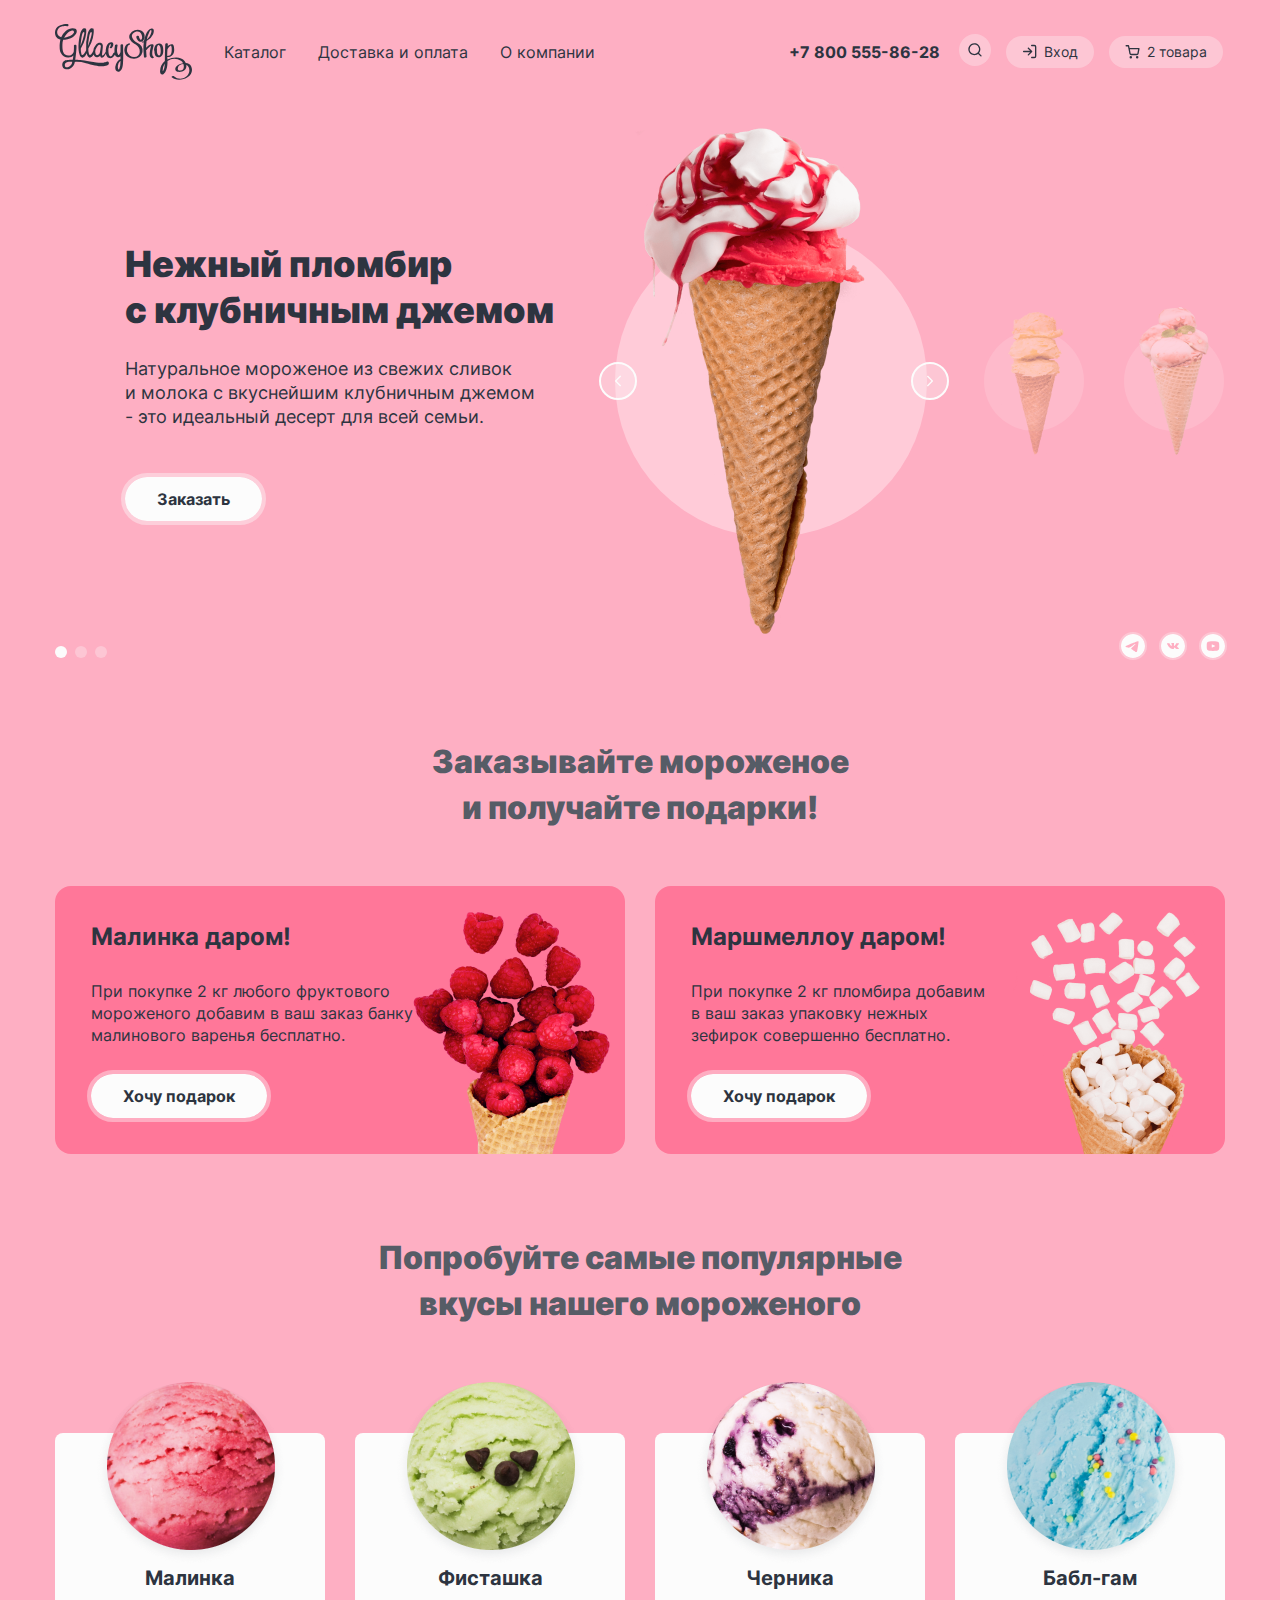
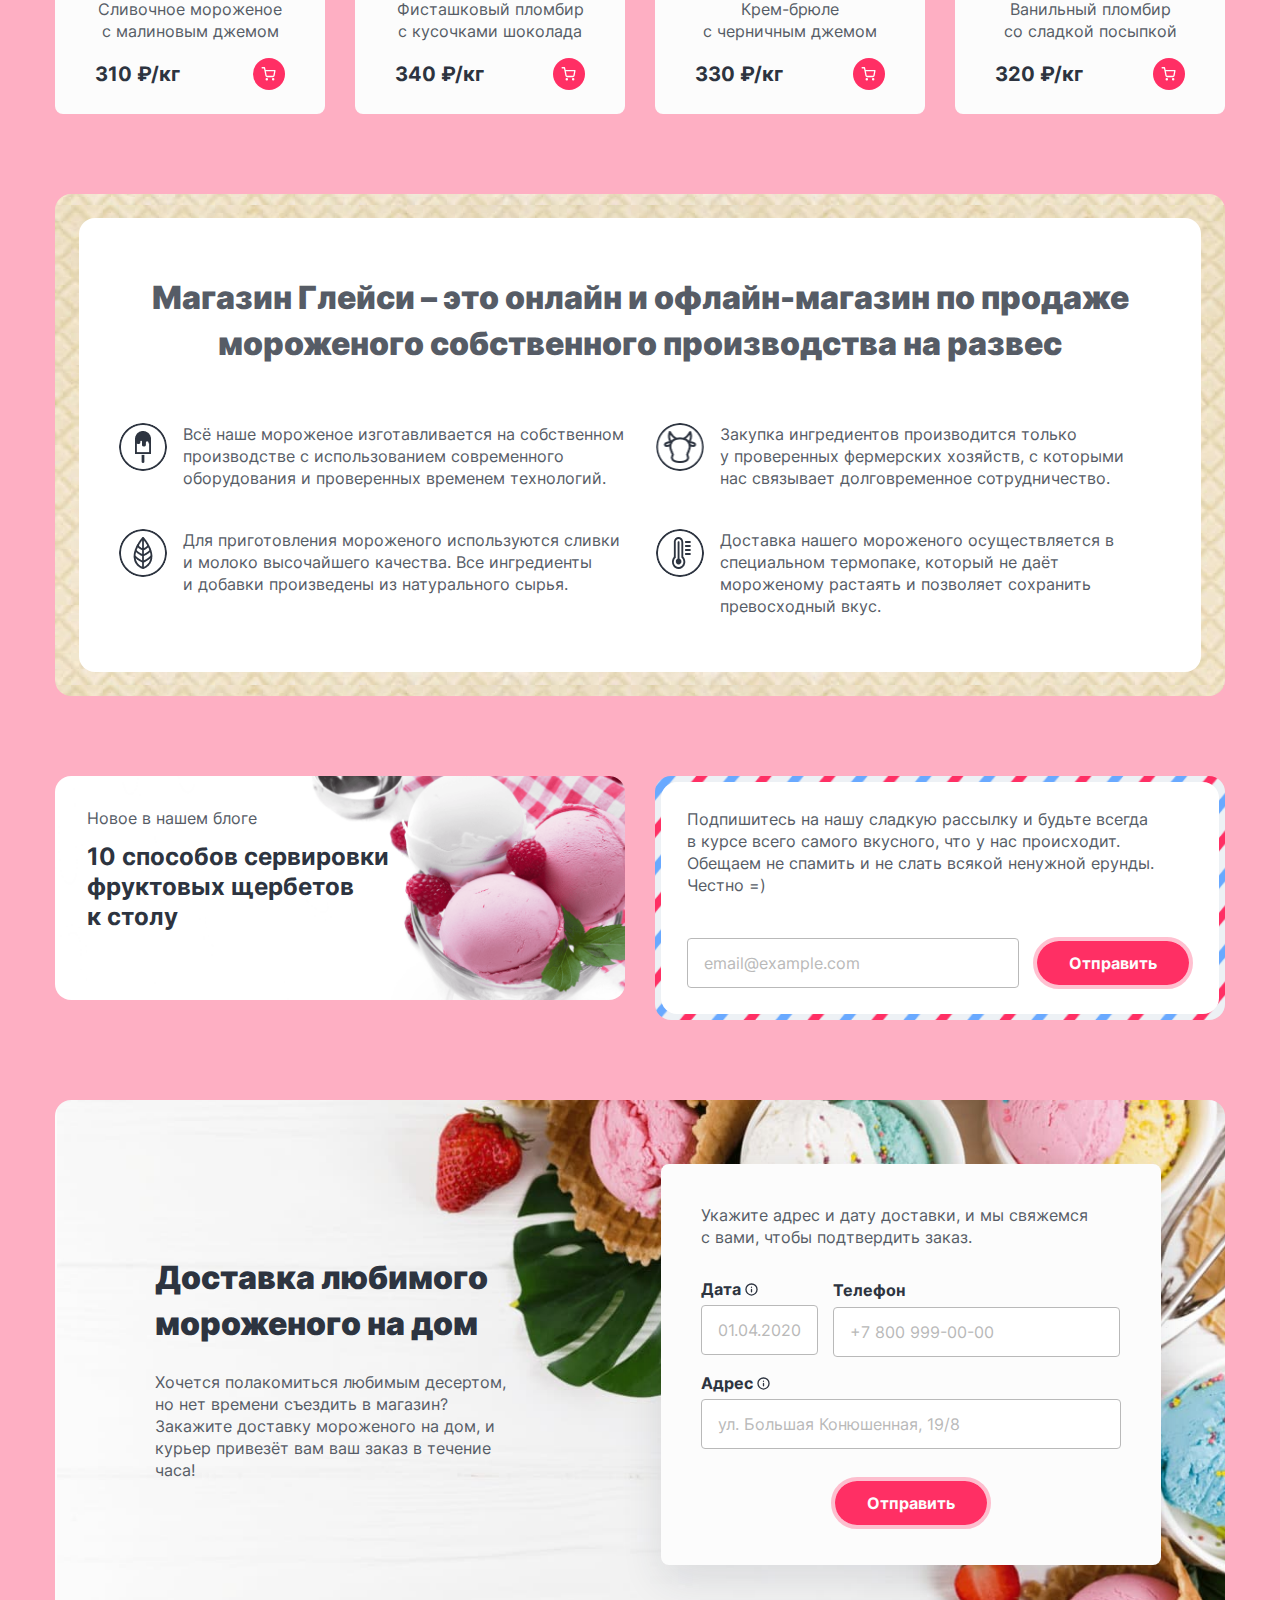
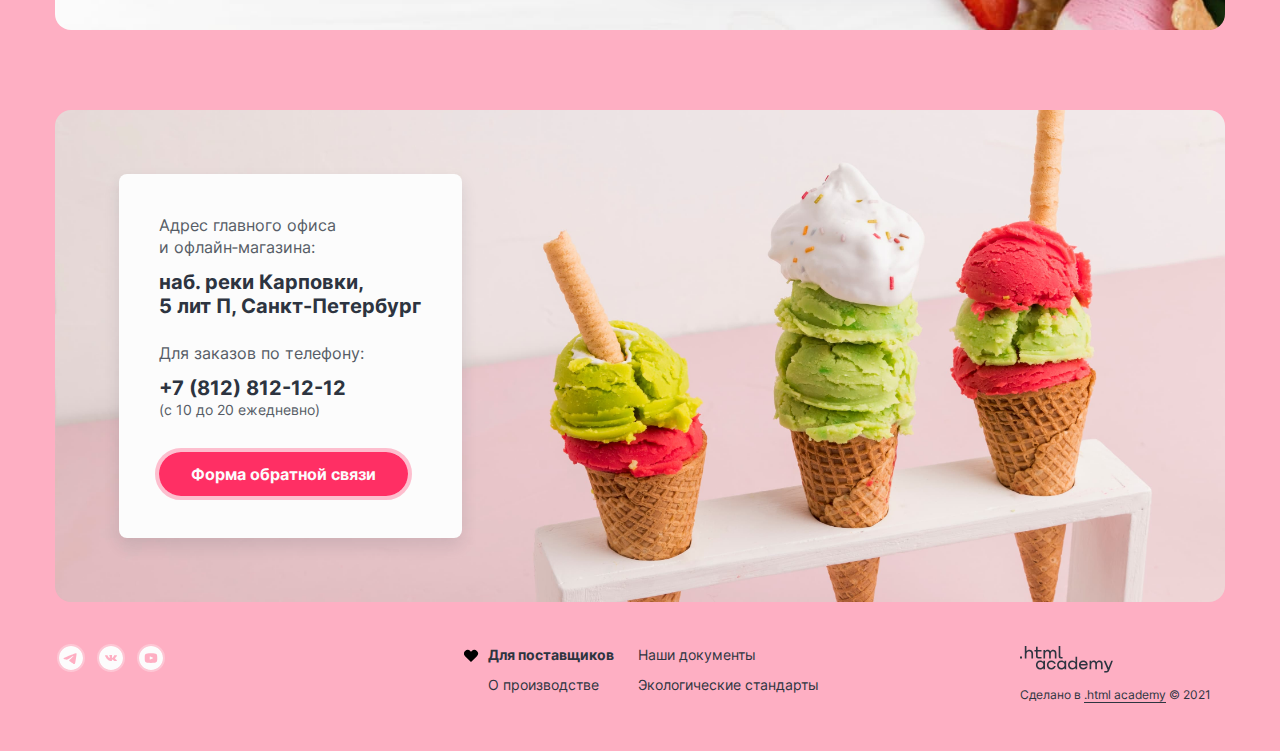
<file: index.html>
<!DOCTYPE html>
<html lang="ru">
  <head>
    <meta charset="utf-8">
    <link rel="stylesheet" href="styles/style.css">
    <link rel="icon" href="/favicon.ico">
    <link rel="icon" type="image/png" href="images/favicon/favicon.png" sizes="32x32">
    <title>HTML Academy: Глейси</title>
  </head>
  <body class="pink <!--blue--> <!--orange-->"> <!--Меняется фон экрана и подложка у мороженного в слайдере-->
  <header class="main-header">
    <nav class="header-navigation">
      <div class="main-navigation-wrapper">
        <a class="main-navigation-logo-link" href="/">
          <img class="header-logo" src="images/header-logo.svg" alt="логотип." width="137" height="56">
        </a>
        <ul class="main-navigation-list">
          <li class="main-navigation-item  <!--active-->">
            <a class="main-navigation-link" href="/catalog.html">Каталог</a>
          </li>
          <li class="main-navigation-item">
            <a class="main-navigation-link" href="#">Доставка и оплата</a>
          </li>
          <li class="main-navigation-item">
            <a class="main-navigation-link" href="#">О компании</a>
          </li>
        </ul>
      </div>
      <ul class="user-navigation-list">
        <li class="user-navigation-item">
          <a class="header-telephone" href="tel:88005558628">+7 800 555-86-28</a>
        </li>
        <li class="user-navigation-item">
          <button class="header-search-button" type="button">
            <svg class="header-search-button-icon" width="14" height="14" xmlns="http://www.w3.org/2000/svg">
              <path fill-rule="evenodd" clip-rule="evenodd" d="M1.663 6.188a4.667 4.667 0 1 1 8.028 3.237.674.674 0 0 0-.124.124 4.667 4.667 0 0 1-7.904-3.361Zm8.412 4.688a6 6 0 1 1 .943-.943l2.45 2.45a.667.667 0 1 1-.943.943l-2.45-2.45Z"/>
            </svg>
            <span class="visually-hidden">Поиск по сайту.</span>
          </button>
        </li>
        <li class="user-navigation-item">
          <button class="header-login-button <!--active-->" type="button">
            <svg class="header-login-button-icon" width="16" height="17" xmlns="http://www.w3.org/2000/svg">
              <path fill-rule="evenodd" clip-rule="evenodd" d="M9 2.525c0-.369.298-.667.667-.667h2.666a2 2 0 0 1 2 2v9.333a2 2 0 0 1-2 2H9.667a.667.667 0 0 1 0-1.333h2.666A.667.667 0 0 0 13 13.19V3.858a.666.666 0 0 0-.667-.667H9.667A.667.667 0 0 1 9 2.525ZM5.862 4.72c.26-.26.682-.26.943 0l3.329 3.329a.69.69 0 0 1 .129.177.664.664 0 0 1-.13.774l-3.328 3.33a.667.667 0 1 1-.943-.944l2.195-2.195h-6.39a.667.667 0 1 1 0-1.333h6.39L5.862 5.663a.667.667 0 0 1 0-.943Z"/>
            </svg>
            Вход</button>
        </li>
        <li class="user-navigation-item">
          <button class="header-cart-button" type="button">
            <svg class="header-cart-button-icon" width="16" height="17" xmlns="http://www.w3.org/2000/svg">
              <path fill-rule="evenodd" clip-rule="evenodd" d="M1.167 2.108a.667.667 0 0 0 0 1.333h1.77l.468 2.336a.664.664 0 0 0 .011.053l.967 4.833a1.826 1.826 0 0 0 1.819 1.47h5.62a1.826 1.826 0 0 0 1.819-1.47l.001-.005.927-4.861a.667.667 0 0 0-.655-.792H4.611l-.473-2.361a.667.667 0 0 0-.654-.536H1.167Zm4.524 8.294-.813-4.064h8.23l-.775 4.067a.493.493 0 0 1-.492.395H6.183a.492.492 0 0 1-.492-.397Zm-1.134 3.961a1.246 1.246 0 1 1 2.492 0 1.246 1.246 0 0 1-2.492 0Zm6.374 0a1.246 1.246 0 1 1 2.491 0 1.246 1.246 0 0 1-2.491 0Z"/>
            </svg>
            <span class="visually-hidden">Открыть корзину.</span>
          2 товара</button>
        </li>
      </ul>
    </nav>

    <div class="modal-cart" style="display: none">
      <p class="modal-cart-title">Корзина</p>
      <ul class="modal-cart-products-list">
        <li class="modal-cart-product-item">
          <img class="modal-cart-product-image" src="images/cart/icecream-raspberry-small.png" width="46" height="46" alt="мороженное малинка.">
          <p class="modal-cart-product-title">Малинка</p>
          <p class="modal-cart-product-ammount">1 кг х 310 ₽</p>
          <p class="modal-cart-product-price">310 ₽</p>
          <button class="modal-cart-product-item-delete" type="button">
            <span class="visually-hidden">Удалить.</span>
          </button>
        </li>
        <li class="modal-cart-product-item">
          <img class="modal-cart-product-image" src="images/cart/icecream-bublgam-small.png" width="46" height="46" alt="мороженное бабл-гам.">
          <p class="modal-cart-product-title">Бабл-гам</p>
          <p class="modal-cart-product-ammount">1,5 кг х 320 ₽</p>
          <p class="modal-cart-product-price">480 ₽</p>
          <button class="modal-cart-product-item-delete" type="button">
            <span class="visually-hidden">Удалить.</span>
          </button>
        </li>
      </ul>
      <div class="cart-total-wrapper">
        <button class="modal-cart-button secondary-button" type="submit" >Оформить заказ</button>
        <p class="modal-cart-total-amount">Итого: 790 ₽</p>
      </div>
    </div>

    <div class="modal-empty-cart" style="display: none">
      <p class="modal-empty-cart-title">Ваша корзина пока пуста</p>
    </div>

    <form class="modal-login-form" method="post" action="https://echo.htmlacademy.ru/" style="display: none">
      <p class="modal-login-form-title">Личный кабинет</p>
      <label class="visually-hidden" for="modal-login-form-login">Ваш логин</label>
      <input class="modal-login-form-login-input" type="email" name="login" placeholder="Ваш логин" id="modal-login-form-login" value="email@example.com" required>
      <label class="visually-hidden" for="modal-login-form-password">Ваш пароль</label>
      <input class="modal-login-form-password-input" type="password" name="password" placeholder="Ваш пароль" id="modal-login-form-password" value="123456" required>
      <div class="modal-login-form-footer">
        <button class="modal-login-form-button secondary-button" type="submit" >Войти</button>
        <a class="modal-password-forgot" href="#">Забыли пароль?</a>
        <a class="modal-registration" href="#">Регистрация</a>
      </div>
    </form>

    <form class="modal-search-form" method="post" action="https://echo.htmlacademy.ru/" style="display: none">
      <label class="visually-hidden" for="modal-search-form-input">Что будем искать?</label>
      <div class="modal-search-form-input-wrapper">
        <input class="modal-search-form-input" type="text" name="search" placeholder="Поиск по сайту" id="modal-search-form-input" required>
        <button class="modal-search-form-clear" type="button">
          <span class="visually-hidden">Очистить поиск.</span>
        </button>
      </div>
      <button class="visually-hidden" type="submit">Найти</button>
    </form>

    <div class="modal-subcatalog" style="display: none">
      <ul class="subcatalog-list">
        <li class="subcatalog-item">
          <a class="subcatalog-item-link" href="#" >Новинки</a>
        </li>
        <li class="subcatalog-item">
          <a class="subcatalog-item-link" href="#">Сливочное</a>
        </li>
        <li class="subcatalog-item">
          <a class="subcatalog-item-link" href="#">Щербеты</a>
        </li>
        <li class="subcatalog-item">
          <a class="subcatalog-item-link" href="#">Фруктовый лед</a>
        </li>
        <li class="subcatalog-item">
          <a class="subcatalog-item-link" href="#">Мелорин</a>
        </li>
      </ul>
    </div>

  </header>
  <main class="main-container">
    <h1 class="visually-hidden">Магазин мороженного Глейси</h1>
    <section class="slider">
      <h2 class="visually-hidden">Горячие предложения</h2>
      <ul class="slider-list">
        <li class="slider-list-item">
          <div class="slider-item-text-wrapper">
            <h3 class="slider-item-title">Нежный пломбир с&nbsp;клубничным джемом</h3>
            <p class="slider-item-description">Натуральное мороженое из свежих сливок и&nbsp;молока с вкуснейшим клубничным джемом -&nbsp;это&nbsp;идеальный десерт для всей семьи. </p>
            <button class="slider-item-button main-button <!--loading-->" type="button">Заказать</button>
          </div>
          <ul class="slider-images-list">
            <li class="slider-images-item active">
              <img class="slider-image" src="images/slider/ice-cream-1.png" alt="мороженное красное." width="306" height="507">
            </li>
            <li class="slider-images-item">
              <img class="slider-image" src="images/slider/ice-cream-2.png" alt="мороженное желтое." width="306" height="507">
            </li>
            <li class="slider-images-item">
              <img class="slider-image" src="images/slider/ice-cream-3.png" alt="мороженное розовое." width="306" height="507">
            </li>
          </ul>
        </li>
        <li class="slider-list-item" style="display: none">
          <div class="slider-item-text-wrapper">
            <h3 class="slider-item-title">Сливночное мороженное со&nbsp;вкусом банана</h3>
            <p class="slider-item-description">Сливочное мороженое с ярким банановым вкусом подарит вам свежесть и наслаждение даже в самый жаркий летний день.</p>
            <button class="slider-item-button" type="button">Заказать</button>
          </div>
          <ul class="slider-images-list">
            <li class="slider-images-item active">
              <img class="slider-image" src="images/slider/ice-cream-2.png" alt="мороженное желтое." width="306" height="507">
            </li>
            <li class="slider-images-item">
              <img class="slider-image" src="images/slider/ice-cream-3.png" alt="мороженное розовое." width="306" height="507">
            </li>
            <li class="slider-images-item ">
              <img class="slider-image" src="images/slider/ice-cream-1.png" alt="мороженное красное." width="306" height="507">
            </li>
          </ul>
        </li>
        <li class="slider-list-item" style="display: none">
          <div class="slider-item-text-wrapper">
            <h3 class="slider-item-title">Карамельный пломбир с&nbsp;маршмеллоу</h3>
            <p class="slider-item-description">Необычный сладкий десерт с карамельным топпингом и кусочками зефира завоюет сердца сладкоежек всех возрастов.</p>
            <button class="slider-item-button" type="button">Заказать</button>
          </div>
          <ul class="slider-images-list">
            <li class="slider-images-item active">
              <img class="slider-image" src="images/slider/ice-cream-3.png" alt="мороженное розовое." width="306" height="507">
            </li>
            <li class="slider-images-item">
              <img class="slider-image" src="images/slider/ice-cream-1.png" alt="мороженное красное." width="306" height="507">
            </li>
            <li class="slider-images-item">
              <img class="slider-image" src="images/slider/ice-cream-2.png" alt="мороженное желтое." width="306" height="507">
            </li>
          </ul>
        </li>
      </ul>
      <div class="slider-buttons">
        <ol class="slider-toggle-list">
          <li class="slider-toggle-item">
            <button class="slider-toggle-button active" type="button">
              <span class="visually-hidden">Первый слайд.</span>
            </button>
          </li>
          <li class="slider-toggle-item">
            <button class="slider-toggle-button" type="button">
              <span class="visually-hidden">Второй слайд.</span>
            </button>
          </li>
          <li class="slider-toggle-item">
            <button class="slider-toggle-button" type="button">
              <span class="visually-hidden">Третий слайд.</span>
            </button>
          </li>
        </ol>
        <ul class="slider-social-list">
          <li class="slider-social-item">
            <a href="https://t.me/htmlacademy" class="slider-social-link" target="_blank">
              <img class="slider-social-image" src="images/icons/telegram-slider-icon.svg" alt="телеграм." width="24" height="24">
              <span class="visually-hidden">Телеграм</span>
            </a>
          </li>
          <li class="slider-social-item">
            <a href="https://vk.com/htmlacademy" class="slider-social-link" target="_blank">
              <img class="slider-social-image" src="images/icons/vk-slider-icon.svg" alt="вконтакте." width="24" height="24">
              <span class="visually-hidden">Вконтакте</span>
            </a>
          </li>
          <li class="slider-social-item">
            <a href="https://www.youtube.com/user/htmlacademyru" class="slider-social-link" target="_blank">
              <img class="slider-social-image" src="images/icons/youtube-slider-icon.svg" alt="ютуб." width="24" height="24">
              <span class="visually-hidden">Youtube</span>
            </a>
          </li>
        </ul>
      </div>
      <div class="slider-switch-buttons">
        <button class="slider-switch-buttons-item button-left" type="button">
          <svg class="slider-switch-buttons-item-icon" width="7" height="12" xmlns="http://www.w3.org/2000/svg">
            <path fill-rule="evenodd" clip-rule="evenodd" d="M5.865 11.135a.665.665 0 0 0 .94-.94L2.604 5.994l4.201-4.202a.665.665 0 0 0-.94-.94L1.196 5.52l-.003.003c-.26.26-.26.681 0 .94l4.672 4.672Z" />
          </svg>
          <span class="visually-hidden">Листать влево.</span>
        </button>
        <button class="slider-switch-buttons-item button-right" type="button">
          <svg class="slider-switch-buttons-item-icon" width="7" height="12" xmlns="http://www.w3.org/2000/svg">
            <path fill-rule="evenodd" clip-rule="evenodd" d="M5.865 11.135a.665.665 0 0 0 .94-.94L2.604 5.994l4.201-4.202a.665.665 0 0 0-.94-.94L1.196 5.52l-.003.003c-.26.26-.26.681 0 .94l4.672 4.672Z" />
          </svg>
          <span class="visually-hidden">Листать вправо.</span>
        </button>
      </div>
    </section>
    <section class="promo">
      <h2 class="visually-hidden">Акции</h2>
      <p class="fake-second-title promo">Заказывайте мороженое и получайте подарки!</p>
      <ul class="promo-list">
        <li class="promo-item">
          <h3 class="promo-item-title">Малинка даром!</h3>
          <p class="promo-item-description">При покупке 2 кг любого фруктового мороженого добавим в ваш заказ банку малинового варенья бесплатно.</p>
          <img class="promo-item-image" src="images/promo/raspberry.png" width="219" height="268" alt="малина.">
          <button class="promo-item-button main-button" type="button">Хочу подарок</button>
        </li>
        <li class="promo-item">
          <h3 class="promo-item-title">Маршмеллоу даром!</h3>
          <p class="promo-item-description">При покупке 2 кг пломбира добавим в&nbsp;ваш заказ упаковку нежных зефирок&nbsp;совершенно бесплатно.</p>
          <img class="promo-item-image" src="images/promo/marshmallow.png" width="219" height="268" alt="маршмелло.">
          <button class="promo-item-button main-button" type="button">Хочу подарок</button>
        </li>
      </ul>
    </section>
    <section class="popular">
      <h2 class="visually-hidden">Популярные товары</h2>
      <p class="fake-second-title popular">Попробуйте самые популярные вкусы нашего мороженого</p>
      <ul class="popular-list">
        <li class="popular-item">
          <a class="popular-item-link" href="#">
            <img class="popular-item-image" src="images/popular/icecream-raspberry.png" width="192" height="184" alt="малинка.">
            <h3 class="popular-item-title">Малинка</h3>
            <p class="popular-item-description">Сливочное мороженое с малиновым джемом</p>
            <p class="popular-item-cost">310 ₽/кг</p>
          </a>
          <button class="popular-item-button" type="button">
            <svg class="popular-item-button-icon" width="16" height="17" xmlns="http://www.w3.org/2000/svg">
              <path fill-rule="evenodd" clip-rule="evenodd" d="M1.167 2.108a.667.667 0 0 0 0 1.333h1.77l.468 2.336a.664.664 0 0 0 .011.053l.967 4.833a1.826 1.826 0 0 0 1.819 1.47h5.62a1.826 1.826 0 0 0 1.819-1.47l.001-.005.927-4.861a.667.667 0 0 0-.655-.792H4.611l-.473-2.361a.667.667 0 0 0-.654-.536H1.167Zm4.524 8.294-.813-4.064h8.23l-.775 4.067a.493.493 0 0 1-.492.395H6.183a.492.492 0 0 1-.492-.397Zm-1.134 3.961a1.246 1.246 0 1 1 2.492 0 1.246 1.246 0 0 1-2.492 0Zm6.374 0a1.246 1.246 0 1 1 2.491 0 1.246 1.246 0 0 1-2.491 0Z"/>
            </svg>
            <span class="visually-hidden">Заказать.</span>
          </button>
        </li>
        <li class="popular-item">
          <a class="popular-item-link" href="#">
            <img class="popular-item-image" src="images/popular/icecream-pistachios.png" width="192" height="184" alt="фисташка.">
            <h3 class="popular-item-title">Фисташка</h3>
            <p class="popular-item-description">Фисташковый пломбир с кусочками шоколада</p>
            <p class="popular-item-cost">340 ₽/кг</p>
          </a>
          <button class="popular-item-button" type="button">
            <svg class="popular-item-button-icon" width="16" height="17" xmlns="http://www.w3.org/2000/svg">
              <path fill-rule="evenodd" clip-rule="evenodd" d="M1.167 2.108a.667.667 0 0 0 0 1.333h1.77l.468 2.336a.664.664 0 0 0 .011.053l.967 4.833a1.826 1.826 0 0 0 1.819 1.47h5.62a1.826 1.826 0 0 0 1.819-1.47l.001-.005.927-4.861a.667.667 0 0 0-.655-.792H4.611l-.473-2.361a.667.667 0 0 0-.654-.536H1.167Zm4.524 8.294-.813-4.064h8.23l-.775 4.067a.493.493 0 0 1-.492.395H6.183a.492.492 0 0 1-.492-.397Zm-1.134 3.961a1.246 1.246 0 1 1 2.492 0 1.246 1.246 0 0 1-2.492 0Zm6.374 0a1.246 1.246 0 1 1 2.491 0 1.246 1.246 0 0 1-2.491 0Z"/>
            </svg>
            <span class="visually-hidden">Заказать.</span>
          </button>
        </li>
        <li class="popular-item">
          <a class="popular-item-link" href="#">
            <img class="popular-item-image" src="images/popular/icecream-blueberries.png" width="192" height="184" alt="черника.">
            <h3 class="popular-item-title">Черника</h3>
            <p class="popular-item-description">Крем-брюле с&nbsp;черничным джемом</p>
            <p class="popular-item-cost">330 ₽/кг</p>
          </a>
          <button class="popular-item-button" type="button">
            <svg class="popular-item-button-icon" width="16" height="17" xmlns="http://www.w3.org/2000/svg">
              <path fill-rule="evenodd" clip-rule="evenodd" d="M1.167 2.108a.667.667 0 0 0 0 1.333h1.77l.468 2.336a.664.664 0 0 0 .011.053l.967 4.833a1.826 1.826 0 0 0 1.819 1.47h5.62a1.826 1.826 0 0 0 1.819-1.47l.001-.005.927-4.861a.667.667 0 0 0-.655-.792H4.611l-.473-2.361a.667.667 0 0 0-.654-.536H1.167Zm4.524 8.294-.813-4.064h8.23l-.775 4.067a.493.493 0 0 1-.492.395H6.183a.492.492 0 0 1-.492-.397Zm-1.134 3.961a1.246 1.246 0 1 1 2.492 0 1.246 1.246 0 0 1-2.492 0Zm6.374 0a1.246 1.246 0 1 1 2.491 0 1.246 1.246 0 0 1-2.491 0Z"/>
            </svg>
            <span class="visually-hidden">Заказать.</span>
          </button>
        </li>
        <li class="popular-item">
          <a class="popular-item-link" href="#">
            <img class="popular-item-image" src="images/popular/icecream-bublgam.png" width="192" height="184" alt="бабл-гам.">
            <h3 class="popular-item-title">Бабл-гам</h3>
            <p class="popular-item-description">Ванильный пломбир со&nbsp;сладкой посыпкой</p>
            <p class="popular-item-cost">320 ₽/кг</p>
          </a>
          <button class="popular-item-button" type="button">
            <svg class="popular-item-button-icon" width="16" height="17" xmlns="http://www.w3.org/2000/svg">
              <path fill-rule="evenodd" clip-rule="evenodd" d="M1.167 2.108a.667.667 0 0 0 0 1.333h1.77l.468 2.336a.664.664 0 0 0 .011.053l.967 4.833a1.826 1.826 0 0 0 1.819 1.47h5.62a1.826 1.826 0 0 0 1.819-1.47l.001-.005.927-4.861a.667.667 0 0 0-.655-.792H4.611l-.473-2.361a.667.667 0 0 0-.654-.536H1.167Zm4.524 8.294-.813-4.064h8.23l-.775 4.067a.493.493 0 0 1-.492.395H6.183a.492.492 0 0 1-.492-.397Zm-1.134 3.961a1.246 1.246 0 1 1 2.492 0 1.246 1.246 0 0 1-2.492 0Zm6.374 0a1.246 1.246 0 1 1 2.491 0 1.246 1.246 0 0 1-2.491 0Z"/>
            </svg>
            <span class="visually-hidden">Заказать.</span>
          </button>
        </li>
      </ul>
    </section>
    <section class="features">
      <h2 class="visually-hidden">Особенности магазина</h2>
      <div class="features-wrapper">
        <p class="fake-second-title features-title">Магазин Глейси – это онлайн и офлайн-магазин по продаже мороженого собственного производства на развес</p>
        <ul class="features-list">
          <li class="features-item icecream">Всё наше мороженое изготавливается на собственном производстве с использованием современного оборудования и проверенных временем технологий.</li>
          <li class="features-item cow">Закупка ингредиентов производится только у&nbsp;проверенных фермерских хозяйств, с которыми нас&nbsp;связывает долговременное сотрудничество.</li>
          <li class="features-item milk">Для приготовления мороженого используются сливки и молоко высочайшего качества. Все ингредиенты и&nbsp;добавки произведены из натурального сырья.</li>
          <li class="features-item termo">Доставка нашего мороженого осуществляется в специальном термопаке, который не даёт мороженому растаять и позволяет сохранить превосходный вкус.</li>
        </ul>
      </div>
    </section>
    <section class="news">
      <h2 class="visually-hidden">Новости</h2>
      <ul class="news-list">
        <li class="new-item main-news">
          <p class="main-news-description">Новое в нашем блоге</p>
          <a class="main-news-link">10 способов сервировки фруктовых щербетов к&nbsp;столу </a>
        </li>
        <li class="new-item subscription">
          <div class="subscription-wrapper">
            <p class="subscription-description">Подпишитесь на нашу сладкую рассылку и будьте всегда в&nbsp;курсе всего самого вкусного, что у нас происходит. Обещаем не&nbsp;спамить и не слать всякой ненужной ерунды. Честно =)</p>
            <form class="subscription-form" action="https://echo.htmlacademy.ru/" method="post">
              <label class="visually-hidden" for="subscription-email">Ваша почта</label>
              <input class="subscription-input-email <!--error-->" id="subscription-email" type="email" value="" name="email" placeholder="email@example.com" required>
              <button class="subscription-button secondary-button" type="submit">Отправить</button>
            </form>
          </div>
        </li>
      </ul>
    </section>
    <section class="delivery">
      <h2 class="delivery-title secondary-title">Доставка любимого мороженого на дом</h2>
      <p class="delivery-description">Хочется полакомиться любимым десертом, но&nbsp;нет&nbsp;времени съездить в магазин? Закажите доставку мороженого на дом, и курьер привезёт вам ваш заказ в течение часа!</p>
      <form class="delivery-form" action="https://echo.htmlacademy.ru/" method="post">
        <p class="delivery-form-description">Укажите адрес и дату доставки, и мы свяжемся с&nbsp;вами, чтобы подтвердить заказ. </p>
        <div class="delivery-form-data-wrapper">
          <div class="delivery-form-buttons-container">
            <label class="delivery-date-label" for="delivery-date">Дата</label>
            <button class="delivery-date-label-info" type="button">
              <span class="tooltip-text">Введите дату в формате ДД.ММ.ГГГГ</span>
            </button>
          </div>
          <input class="delivery-date-input" id="delivery-date" name="delivery-date" type="text" placeholder="01.04.2020" required>
        </div>
        <div class="delivery-form-telephone-wrapper">
          <label class="delivery-telephone-label" for="deliver-telephone">Телефон</label>
          <input class="delivery-telephone-input" id="deliver-telephone" type="tel" placeholder="+7 800 999-00-00" name="deliver-telephone" required>
        </div>
        <div class="delivery-form-address-wrapper">
          <div class="delivery-form-buttons-container">
            <label class="delivery-address-label" for="delivery-address">Адрес</label>
            <button class="delivery-address-label-info" type="button">
              <span class="tooltip-text">Введите название улицы, дома и квартиры</span>
            </button>
          </div>
          <input class="delivery-address-input" id="delivery-address" name="delivery-address" type="text" placeholder="ул. Большая Конюшенная, 19/8" required>
        </div>
        <button class="delivery-button secondary-button" type="submit">Отправить</button>
      </form>
    </section>
    <section class="contacts">
      <h2 class="visually-hidden">Контакты</h2>
      <div class="contacts-wrapper">
        <p class="contacts-address-title">Адрес главного офиса и&nbsp;офлайн&#8209;магазина:</p>
        <address class="contacts-address">наб. реки Карповки, 5&nbsp;лит&nbsp;П, Санкт-Петербург</address>
        <p class="contacts-phone-title">Для заказов по телефону:</p>
        <a class="contacts-phone" href="tel:88128121212">+7 (812) 812-12-12</a>
        <p class="contacts-phone-time">(с 10 до 20 ежедневно)</p>
        <button class="contacts-button secondary-button" type="button">Форма обратной связи</button>
      </div>
    </section>
  </main>
  <footer class="main-footer">
    <ul class="footer-social-list">
      <li class="footer-social-item">
        <a href="https://t.me/htmlacademy" class="footer-social-link" target="_blank">
          <img class="footer-social-image" src="images/icons/telegram-slider-icon.svg" alt="телеграм." width="24" height="24">
          <span class="visually-hidden">Телеграм</span>
        </a>
      </li>
      <li class="footer-social-item">
        <a href="https://vk.com/htmlacademy" class="footer-social-link" target="_blank">
          <img class="footer-social-image" src="images/icons/vk-slider-icon.svg" alt="вконтакте." width="24" height="24">
          <span class="visually-hidden">Вконтакте</span>
        </a>
      </li>
      <li class="footer-social-item">
        <a href="https://www.youtube.com/user/htmlacademyru" class="footer-social-link" target="_blank">
          <img class="footer-social-image" src="images/icons/youtube-slider-icon.svg" alt="ютуб." width="24" height="24">
          <span class="visually-hidden">Youtube</span>
        </a>
      </li>
    </ul>
    <ul class="footer-documents">
      <li class="footer-documents-item provider">
        <a class="footer-documents-link" href="#">Для поставщиков</a>
        <svg class="footer-documents-item-heart-icon" width="14" height="14" xmlns="http://www.w3.org/2000/svg">
          <path d="M12.89 1.994a3.667 3.667 0 0 0-5.186 0l-.706.707-.707-.707a3.668 3.668 0 0 0-5.187 5.187l.707.707 5.187 5.187 5.186-5.187.707-.707a3.667 3.667 0 0 0 0-5.187Z" />
        </svg>
      </li>
      <li class="footer-documents-item">
        <a class="footer-documents-link" href="#">Наши документы</a>
      </li>
      <li class="footer-documents-item">
        <a class="footer-documents-link" href="#">О производстве</a>
      </li>
      <li class="footer-documents-item">
        <a class="footer-documents-link" href="#">Экологические стандарты</a>
      </li>
    </ul>
    <div class="footer-creator">
      <a class="footer-logo-image-link" href="https://htmlacademy.ru/">
        <img class="footer-logo-image" src="images/logo_htmlacademy.svg" alt="логотип академии." width="93" height="27">
      </a>
      <p class="footer-creator-description">Сделано в  <a class="footer-creator-link" href="https://htmlacademy.ru/">.html academy</a> © 2021</p>
    </div>
  </footer>

  <div class="modal-request" style="display: none">
    <form class="modal-request-form" method="post" action="https://echo.htmlacademy.ru/">
      <button class="modal-close-button" type="button">
        <span class="visually-hidden">Закрыть.</span>
      </button>
      <p class="modal-request-description">Мы обязательно ответим вам!</p>
      <label class="visually-hidden" for="modal-request-input-name">Ваше имя</label>
      <input class="modal-request-input-name" type="text" name="name" placeholder="Имя и фамилия" id="modal-request-input-name" required>
      <label class="visually-hidden" for="modal-request-input-email">Ваш телефон</label>
      <input class="modal-request-input-email" type="email" name="email" placeholder="email@example.com" id="modal-request-input-email" required>
      <label class="visually-hidden" for="modal-request-input-text">Ваше сообщение</label>
      <textarea class="modal-request-input-text" id="modal-request-input-text" name="message" rows="6" placeholder="В свободной форме" required></textarea>
      <button class="modal-request-button secondary-button" type="submit" >Отправить</button>
    </form>
  </div>

  </body>
</html>
</file>
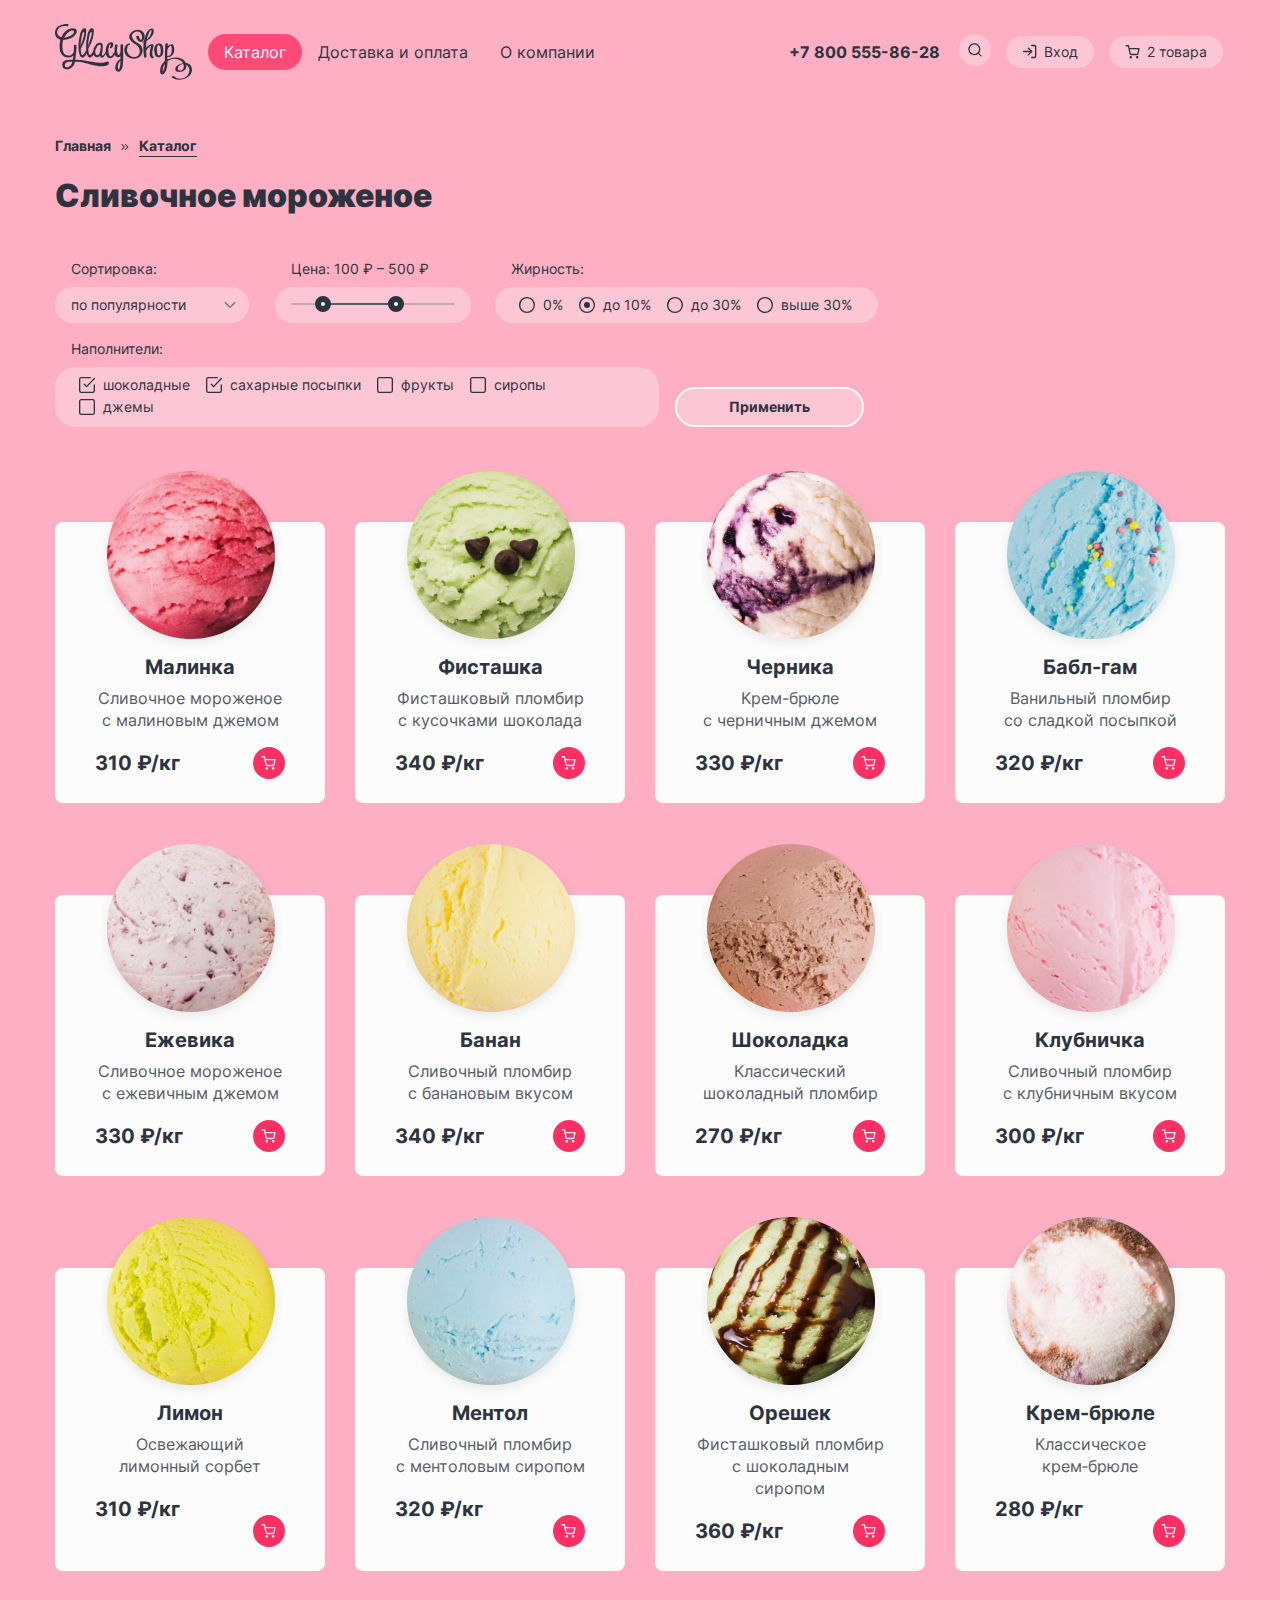
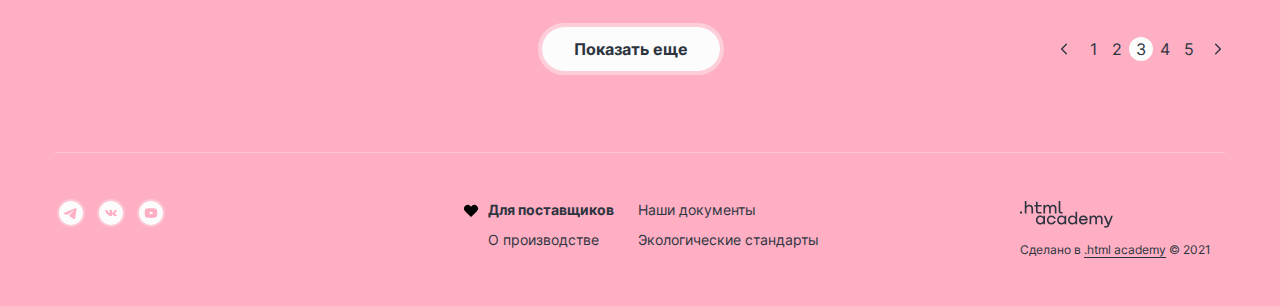
<file: catalog.html>
<!DOCTYPE html>
<html lang="ru">
  <head>
    <meta charset="utf-8">
    <link rel="stylesheet" href="styles/style.css">
    <link rel="icon" href="/favicon.ico">
    <link rel="icon" type="image/png" href="images/favicon/favicon.png" sizes="32x32">
    <title>Каталог</title>
  </head>
  <body class="pink <!--blue--> <!--orange-->"> <!--Меняется фон экрана и подложка у мороженного в слайдере-->
  <header class="main-header">
    <nav class="header-navigation">
      <div class="main-navigation-wrapper">
        <a class="main-navigation-logo-link" href="/">
          <img class="header-logo" src="images/header-logo.svg" alt="логотип." width="137" height="56">
        </a>
        <ul class="main-navigation-list">
          <li class="main-navigation-item  active">
            <a class="main-navigation-link" href="#">Каталог</a>
          </li>
          <li class="main-navigation-item">
            <a class="main-navigation-link" href="#">Доставка и оплата</a>
          </li>
          <li class="main-navigation-item">
            <a class="main-navigation-link" href="#">О компании</a>
          </li>
        </ul>
      </div>
      <ul class="user-navigation-list">
        <li class="user-navigation-item">
          <a class="header-telephone" href="tel:88005558628">+7 800 555-86-28</a>
        </li>
        <li class="user-navigation-item">
          <button class="header-search-button" type="button">
            <svg class="header-search-button-icon" width="14" height="14" xmlns="http://www.w3.org/2000/svg">
              <path fill-rule="evenodd" clip-rule="evenodd" d="M1.663 6.188a4.667 4.667 0 1 1 8.028 3.237.674.674 0 0 0-.124.124 4.667 4.667 0 0 1-7.904-3.361Zm8.412 4.688a6 6 0 1 1 .943-.943l2.45 2.45a.667.667 0 1 1-.943.943l-2.45-2.45Z"/>
            </svg>
            <span class="visually-hidden">Поиск по сайту.</span>
          </button>
        </li>
        <li class="user-navigation-item">
          <button class="header-login-button <!--active-->" type="button">
            <svg class="header-login-button-icon" width="16" height="17" xmlns="http://www.w3.org/2000/svg">
              <path fill-rule="evenodd" clip-rule="evenodd" d="M9 2.525c0-.369.298-.667.667-.667h2.666a2 2 0 0 1 2 2v9.333a2 2 0 0 1-2 2H9.667a.667.667 0 0 1 0-1.333h2.666A.667.667 0 0 0 13 13.19V3.858a.666.666 0 0 0-.667-.667H9.667A.667.667 0 0 1 9 2.525ZM5.862 4.72c.26-.26.682-.26.943 0l3.329 3.329a.69.69 0 0 1 .129.177.664.664 0 0 1-.13.774l-3.328 3.33a.667.667 0 1 1-.943-.944l2.195-2.195h-6.39a.667.667 0 1 1 0-1.333h6.39L5.862 5.663a.667.667 0 0 1 0-.943Z"/>
            </svg>
          Вход
          </button>
        </li>
        <li class="user-navigation-item">
          <button class="header-cart-button" type="button">
            <svg class="header-cart-button-icon" width="16" height="17" xmlns="http://www.w3.org/2000/svg">
              <path fill-rule="evenodd" clip-rule="evenodd" d="M1.167 2.108a.667.667 0 0 0 0 1.333h1.77l.468 2.336a.664.664 0 0 0 .011.053l.967 4.833a1.826 1.826 0 0 0 1.819 1.47h5.62a1.826 1.826 0 0 0 1.819-1.47l.001-.005.927-4.861a.667.667 0 0 0-.655-.792H4.611l-.473-2.361a.667.667 0 0 0-.654-.536H1.167Zm4.524 8.294-.813-4.064h8.23l-.775 4.067a.493.493 0 0 1-.492.395H6.183a.492.492 0 0 1-.492-.397Zm-1.134 3.961a1.246 1.246 0 1 1 2.492 0 1.246 1.246 0 0 1-2.492 0Zm6.374 0a1.246 1.246 0 1 1 2.491 0 1.246 1.246 0 0 1-2.491 0Z"/>
            </svg>
            <span class="visually-hidden">Открыть корзину.</span>
          2 товара
          </button>
        </li>
      </ul>
    </nav>
    <div class="modal-cart" style="display: none">
      <p class="modal-cart-title">Корзина</p>
      <ul class="modal-cart-products-list">
        <li class="modal-cart-product-item">
          <img class="modal-cart-product-image" src="images/cart/icecream-raspberry-small.png" width="46" height="46" alt="мороженное малинка.">
          <p class="modal-cart-product-title">Малинка</p>
          <p class="modal-cart-product-ammount">1 кг х 310 ₽</p>
          <p class="modal-cart-product-price">310 ₽</p>
          <button class="modal-cart-product-item-delete" type="button">
            <span class="visually-hidden">Удалить.</span>
          </button>
        </li>
        <li class="modal-cart-product-item">
          <img class="modal-cart-product-image" src="images/cart/icecream-bublgam-small.png" width="46" height="46" alt="мороженное бабл-гам.">
          <p class="modal-cart-product-title">Бабл-гам</p>
          <p class="modal-cart-product-ammount">1,5 кг х 320 ₽</p>
          <p class="modal-cart-product-price">480 ₽</p>
          <button class="modal-cart-product-item-delete" type="button">
            <span class="visually-hidden">Удалить.</span>
          </button>
        </li>
      </ul>
      <div class="cart-total-wrapper">
        <button class="modal-cart-button secondary-button" type="submit">Оформить заказ</button>
        <p class="modal-cart-total-amount">Итого: 790 ₽</p>
      </div>
    </div>
    <div class="modal-empty-cart" style="display: none">
      <p class="modal-empty-cart-title">Ваша корзина пока пуста</p>
    </div>
    <form class="modal-login-form" method="post" action="https://echo.htmlacademy.ru/" style="display: none">
      <p class="modal-login-form-title">Личный кабинет</p>
      <label class="visually-hidden" for="modal-login-form-login">Ваш логин</label>
      <input class="modal-login-form-login-input" type="email" name="login" placeholder="Ваш логин" id="modal-login-form-login" value="email@example.com" required>
      <label class="visually-hidden" for="modal-login-form-password">Ваш пароль</label>
      <input class="modal-login-form-password-input" type="password" name="password" placeholder="Ваш пароль" id="modal-login-form-password" value="123456" required>
      <div class="modal-login-form-footer">
        <button class="modal-login-form-button secondary-button" type="submit">Войти</button>
        <a class="modal-password-forgot" href="#">Забыли пароль?</a>
        <a class="modal-registration" href="#">Регистрация</a>
      </div>
    </form>
    <form class="modal-search-form" method="post" action="https://echo.htmlacademy.ru/" style="display: none">
      <label class="visually-hidden" for="modal-search-form-input">Что будем искать?</label>
      <div class="modal-search-form-input-wrapper">
        <input class="modal-search-form-input" type="text" name="search" placeholder="Поиск по сайту" id="modal-search-form-input" required>
        <button class="modal-search-form-clear" type="button">
          <span class="visually-hidden">Очистить поиск.</span>
        </button>
      </div>
      <button class="visually-hidden" type="submit">Найти</button>
    </form>
    <div class="modal-subcatalog" style="display: none">
      <ul class="subcatalog-list">
        <li class="subcatalog-item">
          <a class="subcatalog-item-link" href="#">Новинки</a>
        </li>
        <li class="subcatalog-item">
          <a class="subcatalog-item-link" href="#">Сливочное</a>
        </li>
        <li class="subcatalog-item">
          <a class="subcatalog-item-link" href="#">Щербеты</a>
        </li>
        <li class="subcatalog-item">
          <a class="subcatalog-item-link" href="#">Фруктовый лед</a>
        </li>
        <li class="subcatalog-item">
          <a class="subcatalog-item-link" href="#">Мелорин</a>
        </li>
      </ul>
    </div>
  </header>
  <main class="main-container">
    <ul class="breadcrumbs-list">
      <li class="breadcrumbs-item">
        <a class="breadcrumbs-link" href="/index.html">Главная</a>
      </li>
      <li class="breadcrumbs-item">
        <a class="breadcrumbs-link" href="#">Каталог</a>
      </li>
    </ul>
    <section class="main-catalog">
      <h1 class="main-catalog-title">Сливочное мороженое</h1>
      <form class="catalog-filter-form" action="http://echo.htmlacademy.ru" method="get">
        <fieldset class="filter-fieldset sorting">
          <legend class="filter-fieldset-title">Сортировка:</legend>
          <label class="visually-hidden" for="catalog-filter-sorting">Сортировка:</label>
          <div class="catalog-filter-sorting-wrapper">
            <select class="catalog-filter-sorting" id="catalog-filter-sorting" name="sorting">
              <option class="catalog-filter-sorting-option" value="popular">по популярности</option>
              <option class="catalog-filter-sorting-option" value="price">по цене</option>
            </select>
          </div>
        </fieldset>
        <fieldset class="filter-fieldset cost">
          <legend class="filter-fieldset-title">Цена: 100 ₽ – 500 ₽</legend>
          <div class="range-wrapper">
            <div class="range">
              <div class="range-bar" style="left: 32px; width: 73px">
                <div class="range-button-min">
                  <button class="range-toggle" type="button">
                    <span class="visually-hidden">Изменить минимальную цену.</span>
                  </button>
                  <div class="filter-pricemin-input-wrapper visually-hidden">
                    <label class="minprice-label">от
                      <input class="filter-price-input filter-price-input-min" type="number" min="0" max="5000" value="0"
                             name="min-price" hidden>
                    </label>
                  </div>
                </div>
                <div class="range-button-max">
                  <button class="range-toggle" type="button">
                    <span class="visually-hidden">Изменить максимальную цену.</span>
                  </button>
                  <div class="filter-pricemax-input-wrapper visually-hidden">
                    <label class="maxprice-label">до
                      <input class="filter-price-input filter-price-input-max" type="number" min="0" max="5000"
                             value="5000" name="max-price" hidden>
                    </label>
                  </div>
                </div>
              </div>
            </div>
          </div>
        </fieldset>
        <fieldset class="filter-fieldset fat">
          <legend class="filter-fieldset-title">Жирность:</legend>
          <ul class="filter-fieldset-list fat">
            <li class="filter-fieldset-item">
              <label class="control">
                <input class="visually-hidden control-input" type="radio" name="fat" value="0%">
                <span class="control-radio"></span>
                <span class="control-label">0%</span>
              </label>
            </li>
            <li class="filter-fieldset-item">
              <label class="control">
                <input class="visually-hidden control-input" type="radio" name="fat" value="less 10%" checked>
                <span class="control-radio"></span>
                <span class="control-label">до 10%</span>
              </label>
            </li>
            <li class="filter-fieldset-item">
              <label class="control">
                <input class="visually-hidden control-input" type="radio" name="fat" value="less 30%">
                <span class="control-radio"></span>
                <span class="control-label">до 30%</span>
              </label>
            </li>
            <li class="filter-fieldset-item">
              <label class="control">
                <input class="visually-hidden control-input" type="radio" name="fat" value="more 30%">
                <span class="control-radio"></span>
                <span class="control-label">выше 30%</span>
              </label>
            </li>
          </ul>
        </fieldset>
        <fieldset class="filter-fieldset fill">
          <legend class="filter-fieldset-title">Наполнители:</legend>
          <ul class="filter-fieldset-list fill">
            <li class="filter-fieldset-item">
              <label class="control">
                <input class="visually-hidden control-input" type="checkbox" name="fill" value="chocolate" checked>
                <span class="control-checkbox"></span>
                <span class="control-label">шоколадные</span>
              </label>
            </li>
            <li class="filter-fieldset-item">
              <label class="control">
                <input class="visually-hidden control-input" type="checkbox" name="fill" value="sugar" checked>
                <span class="control-checkbox"></span>
                <span class="control-label">сахарные посыпки</span>
              </label>
            </li>
            <li class="filter-fieldset-item">
              <label class="control">
                <input class="visually-hidden control-input" type="checkbox" name="fill" value="fruit">
                <span class="control-checkbox"></span>
                <span class="control-label">фрукты</span>
              </label>
            </li>
            <li class="filter-fieldset-item">
              <label class="control">
                <input class="visually-hidden control-input" type="checkbox" name="fill" value="sirop">
                <span class="control-checkbox"></span>
                <span class="control-label">сиропы</span>
              </label>
            </li>
            <li class="filter-fieldset-item">
              <label class="control">
                <input class="visually-hidden control-input" type="checkbox" name="fill" value="jam">
                <span class="control-checkbox"></span>
                <span class="control-label">джемы</span>
              </label>
            </li>
          </ul>
        </fieldset>
        <button class="third-button catalog-filter-form-button" type="submit">Применить</button>
      </form>
      <h2 class="visually-hidden">Каталог магазина Глейси</h2>
      <ul class="popular-list">
        <li class="popular-item">
          <a class="popular-item-link" href="#">
            <img class="popular-item-image" src="images/popular/icecream-raspberry.png" width="192" height="184" alt="малинка.">
            <h3 class="popular-item-title">Малинка</h3>
            <p class="popular-item-description">Сливочное мороженое с малиновым джемом</p>
            <p class="popular-item-cost">310 ₽/кг</p>
          </a>
          <button class="popular-item-button" type="button">
            <svg class="popular-item-button-icon" width="16" height="17" xmlns="http://www.w3.org/2000/svg">
              <path fill-rule="evenodd" clip-rule="evenodd" d="M1.167 2.108a.667.667 0 0 0 0 1.333h1.77l.468 2.336a.664.664 0 0 0 .011.053l.967 4.833a1.826 1.826 0 0 0 1.819 1.47h5.62a1.826 1.826 0 0 0 1.819-1.47l.001-.005.927-4.861a.667.667 0 0 0-.655-.792H4.611l-.473-2.361a.667.667 0 0 0-.654-.536H1.167Zm4.524 8.294-.813-4.064h8.23l-.775 4.067a.493.493 0 0 1-.492.395H6.183a.492.492 0 0 1-.492-.397Zm-1.134 3.961a1.246 1.246 0 1 1 2.492 0 1.246 1.246 0 0 1-2.492 0Zm6.374 0a1.246 1.246 0 1 1 2.491 0 1.246 1.246 0 0 1-2.491 0Z"/>
            </svg>
            <span class="visually-hidden">Заказать.</span>
          </button>
        </li>
        <li class="popular-item">
          <a class="popular-item-link" href="#">
            <img class="popular-item-image" src="images/popular/icecream-pistachios.png" width="192" height="184" alt="фисташка.">
            <h3 class="popular-item-title">Фисташка</h3>
            <p class="popular-item-description">Фисташковый пломбир с кусочками шоколада</p>
            <p class="popular-item-cost">340 ₽/кг</p>
          </a>
          <button class="popular-item-button" type="button">
            <svg class="popular-item-button-icon" width="16" height="17" xmlns="http://www.w3.org/2000/svg">
              <path fill-rule="evenodd" clip-rule="evenodd" d="M1.167 2.108a.667.667 0 0 0 0 1.333h1.77l.468 2.336a.664.664 0 0 0 .011.053l.967 4.833a1.826 1.826 0 0 0 1.819 1.47h5.62a1.826 1.826 0 0 0 1.819-1.47l.001-.005.927-4.861a.667.667 0 0 0-.655-.792H4.611l-.473-2.361a.667.667 0 0 0-.654-.536H1.167Zm4.524 8.294-.813-4.064h8.23l-.775 4.067a.493.493 0 0 1-.492.395H6.183a.492.492 0 0 1-.492-.397Zm-1.134 3.961a1.246 1.246 0 1 1 2.492 0 1.246 1.246 0 0 1-2.492 0Zm6.374 0a1.246 1.246 0 1 1 2.491 0 1.246 1.246 0 0 1-2.491 0Z"/>
            </svg>
            <span class="visually-hidden">Заказать.</span>
          </button>
        </li>
        <li class="popular-item">
          <a class="popular-item-link" href="#">
            <img class="popular-item-image" src="images/popular/icecream-blueberries.png" width="192" height="184" alt="черника.">
            <h3 class="popular-item-title">Черника</h3>
            <p class="popular-item-description">Крем-брюле с&nbsp;черничным джемом</p>
            <p class="popular-item-cost">330 ₽/кг</p>
          </a>
          <button class="popular-item-button" type="button">
            <svg class="popular-item-button-icon" width="16" height="17" xmlns="http://www.w3.org/2000/svg">
              <path fill-rule="evenodd" clip-rule="evenodd" d="M1.167 2.108a.667.667 0 0 0 0 1.333h1.77l.468 2.336a.664.664 0 0 0 .011.053l.967 4.833a1.826 1.826 0 0 0 1.819 1.47h5.62a1.826 1.826 0 0 0 1.819-1.47l.001-.005.927-4.861a.667.667 0 0 0-.655-.792H4.611l-.473-2.361a.667.667 0 0 0-.654-.536H1.167Zm4.524 8.294-.813-4.064h8.23l-.775 4.067a.493.493 0 0 1-.492.395H6.183a.492.492 0 0 1-.492-.397Zm-1.134 3.961a1.246 1.246 0 1 1 2.492 0 1.246 1.246 0 0 1-2.492 0Zm6.374 0a1.246 1.246 0 1 1 2.491 0 1.246 1.246 0 0 1-2.491 0Z"/>
            </svg>
            <span class="visually-hidden">Заказать.</span>
          </button>
        </li>
        <li class="popular-item">
          <a class="popular-item-link" href="#">
            <img class="popular-item-image" src="images/popular/icecream-bublgam.png" width="192" height="184"
                 alt="бабл-гам.">
            <h3 class="popular-item-title">Бабл-гам</h3>
            <p class="popular-item-description">Ванильный пломбир со&nbsp;сладкой посыпкой</p>
            <p class="popular-item-cost">320 ₽/кг</p>
          </a>
          <button class="popular-item-button" type="button">
            <svg class="popular-item-button-icon" width="16" height="17" xmlns="http://www.w3.org/2000/svg">
              <path fill-rule="evenodd" clip-rule="evenodd" d="M1.167 2.108a.667.667 0 0 0 0 1.333h1.77l.468 2.336a.664.664 0 0 0 .011.053l.967 4.833a1.826 1.826 0 0 0 1.819 1.47h5.62a1.826 1.826 0 0 0 1.819-1.47l.001-.005.927-4.861a.667.667 0 0 0-.655-.792H4.611l-.473-2.361a.667.667 0 0 0-.654-.536H1.167Zm4.524 8.294-.813-4.064h8.23l-.775 4.067a.493.493 0 0 1-.492.395H6.183a.492.492 0 0 1-.492-.397Zm-1.134 3.961a1.246 1.246 0 1 1 2.492 0 1.246 1.246 0 0 1-2.492 0Zm6.374 0a1.246 1.246 0 1 1 2.491 0 1.246 1.246 0 0 1-2.491 0Z"/>
            </svg>
            <span class="visually-hidden">Заказать.</span>
          </button>
        </li>
        <li class="popular-item">
          <a class="popular-item-link" href="#">
            <img class="popular-item-image" src="images/popular/icecream-blackberry.png" width="192" height="184" alt="ежевика.">
            <h3 class="popular-item-title">Ежевика</h3>
            <p class="popular-item-description">Сливочное мороженое с&nbsp;ежевичным джемом</p>
            <p class="popular-item-cost">330 ₽/кг</p>
          </a>
          <button class="popular-item-button" type="button">
            <svg class="popular-item-button-icon" width="16" height="17" xmlns="http://www.w3.org/2000/svg">
              <path fill-rule="evenodd" clip-rule="evenodd" d="M1.167 2.108a.667.667 0 0 0 0 1.333h1.77l.468 2.336a.664.664 0 0 0 .011.053l.967 4.833a1.826 1.826 0 0 0 1.819 1.47h5.62a1.826 1.826 0 0 0 1.819-1.47l.001-.005.927-4.861a.667.667 0 0 0-.655-.792H4.611l-.473-2.361a.667.667 0 0 0-.654-.536H1.167Zm4.524 8.294-.813-4.064h8.23l-.775 4.067a.493.493 0 0 1-.492.395H6.183a.492.492 0 0 1-.492-.397Zm-1.134 3.961a1.246 1.246 0 1 1 2.492 0 1.246 1.246 0 0 1-2.492 0Zm6.374 0a1.246 1.246 0 1 1 2.491 0 1.246 1.246 0 0 1-2.491 0Z"/>
            </svg>
            <span class="visually-hidden">Заказать.</span>
          </button>
        </li>
        <li class="popular-item">
          <a class="popular-item-link" href="#">
            <img class="popular-item-image" src="images/popular/icecream-banan.png" width="192" height="184" alt="банан.">
            <h3 class="popular-item-title">Банан</h3>
            <p class="popular-item-description">Сливочный пломбир с&nbsp;банановым вкусом</p>
            <p class="popular-item-cost">340 ₽/кг</p>
          </a>
          <button class="popular-item-button" type="button">
            <svg class="popular-item-button-icon" width="16" height="17" xmlns="http://www.w3.org/2000/svg">
              <path fill-rule="evenodd" clip-rule="evenodd" d="M1.167 2.108a.667.667 0 0 0 0 1.333h1.77l.468 2.336a.664.664 0 0 0 .011.053l.967 4.833a1.826 1.826 0 0 0 1.819 1.47h5.62a1.826 1.826 0 0 0 1.819-1.47l.001-.005.927-4.861a.667.667 0 0 0-.655-.792H4.611l-.473-2.361a.667.667 0 0 0-.654-.536H1.167Zm4.524 8.294-.813-4.064h8.23l-.775 4.067a.493.493 0 0 1-.492.395H6.183a.492.492 0 0 1-.492-.397Zm-1.134 3.961a1.246 1.246 0 1 1 2.492 0 1.246 1.246 0 0 1-2.492 0Zm6.374 0a1.246 1.246 0 1 1 2.491 0 1.246 1.246 0 0 1-2.491 0Z"/>
            </svg>
            <span class="visually-hidden">Заказать.</span>
          </button>
        </li>
        <li class="popular-item">
          <a class="popular-item-link" href="#">
            <img class="popular-item-image" src="images/popular/icecream-chocolate.png" width="192" height="184" alt="шоколадка.">
            <h3 class="popular-item-title">Шоколадка</h3>
            <p class="popular-item-description">Классический шоколадный пломбир</p>
            <p class="popular-item-cost">270 ₽/кг</p>
          </a>
          <button class="popular-item-button" type="button">
            <svg class="popular-item-button-icon" width="16" height="17" xmlns="http://www.w3.org/2000/svg">
              <path fill-rule="evenodd" clip-rule="evenodd" d="M1.167 2.108a.667.667 0 0 0 0 1.333h1.77l.468 2.336a.664.664 0 0 0 .011.053l.967 4.833a1.826 1.826 0 0 0 1.819 1.47h5.62a1.826 1.826 0 0 0 1.819-1.47l.001-.005.927-4.861a.667.667 0 0 0-.655-.792H4.611l-.473-2.361a.667.667 0 0 0-.654-.536H1.167Zm4.524 8.294-.813-4.064h8.23l-.775 4.067a.493.493 0 0 1-.492.395H6.183a.492.492 0 0 1-.492-.397Zm-1.134 3.961a1.246 1.246 0 1 1 2.492 0 1.246 1.246 0 0 1-2.492 0Zm6.374 0a1.246 1.246 0 1 1 2.491 0 1.246 1.246 0 0 1-2.491 0Z"/>
            </svg>
            <span class="visually-hidden">Заказать.</span>
          </button>
        </li>
        <li class="popular-item">
          <a class="popular-item-link" href="#">
            <img class="popular-item-image" src="images/popular/icecream-strawberry.png" width="192" height="184" alt="бабл-гам.">
            <h3 class="popular-item-title">Клубничка</h3>
            <p class="popular-item-description">Сливочный пломбир с&nbsp;клубничным вкусом</p>
            <p class="popular-item-cost">300 ₽/кг</p>
          </a>
          <button class="popular-item-button" type="button">
            <svg class="popular-item-button-icon" width="16" height="17" xmlns="http://www.w3.org/2000/svg">
              <path fill-rule="evenodd" clip-rule="evenodd" d="M1.167 2.108a.667.667 0 0 0 0 1.333h1.77l.468 2.336a.664.664 0 0 0 .011.053l.967 4.833a1.826 1.826 0 0 0 1.819 1.47h5.62a1.826 1.826 0 0 0 1.819-1.47l.001-.005.927-4.861a.667.667 0 0 0-.655-.792H4.611l-.473-2.361a.667.667 0 0 0-.654-.536H1.167Zm4.524 8.294-.813-4.064h8.23l-.775 4.067a.493.493 0 0 1-.492.395H6.183a.492.492 0 0 1-.492-.397Zm-1.134 3.961a1.246 1.246 0 1 1 2.492 0 1.246 1.246 0 0 1-2.492 0Zm6.374 0a1.246 1.246 0 1 1 2.491 0 1.246 1.246 0 0 1-2.491 0Z"/>
            </svg>
            <span class="visually-hidden">Заказать.</span>
          </button>
        </li>
        <li class="popular-item">
          <a class="popular-item-link" href="#">
            <img class="popular-item-image" src="images/popular/icecream-lemon.png" width="192" height="184" alt="лимон.">
            <h3 class="popular-item-title">Лимон</h3>
            <p class="popular-item-description">Освежающий лимонный сорбет</p>
            <p class="popular-item-cost">310 ₽/кг</p>
          </a>
          <button class="popular-item-button" type="button">
            <svg class="popular-item-button-icon" width="16" height="17" xmlns="http://www.w3.org/2000/svg">
              <path fill-rule="evenodd" clip-rule="evenodd" d="M1.167 2.108a.667.667 0 0 0 0 1.333h1.77l.468 2.336a.664.664 0 0 0 .011.053l.967 4.833a1.826 1.826 0 0 0 1.819 1.47h5.62a1.826 1.826 0 0 0 1.819-1.47l.001-.005.927-4.861a.667.667 0 0 0-.655-.792H4.611l-.473-2.361a.667.667 0 0 0-.654-.536H1.167Zm4.524 8.294-.813-4.064h8.23l-.775 4.067a.493.493 0 0 1-.492.395H6.183a.492.492 0 0 1-.492-.397Zm-1.134 3.961a1.246 1.246 0 1 1 2.492 0 1.246 1.246 0 0 1-2.492 0Zm6.374 0a1.246 1.246 0 1 1 2.491 0 1.246 1.246 0 0 1-2.491 0Z"/>
            </svg>
            <span class="visually-hidden">Заказать.</span>
          </button>
        </li>
        <li class="popular-item">
          <a class="popular-item-link" href="#">
            <img class="popular-item-image" src="images/popular/icecream-mentol.png" width="192" height="184" alt="ментол.">
            <h3 class="popular-item-title">Ментол</h3>
            <p class="popular-item-description">Сливочный пломбир с&nbsp;ментоловым сиропом</p>
            <p class="popular-item-cost">320 ₽/кг</p>
          </a>
          <button class="popular-item-button" type="button">
            <svg class="popular-item-button-icon" width="16" height="17" xmlns="http://www.w3.org/2000/svg">
              <path fill-rule="evenodd" clip-rule="evenodd" d="M1.167 2.108a.667.667 0 0 0 0 1.333h1.77l.468 2.336a.664.664 0 0 0 .011.053l.967 4.833a1.826 1.826 0 0 0 1.819 1.47h5.62a1.826 1.826 0 0 0 1.819-1.47l.001-.005.927-4.861a.667.667 0 0 0-.655-.792H4.611l-.473-2.361a.667.667 0 0 0-.654-.536H1.167Zm4.524 8.294-.813-4.064h8.23l-.775 4.067a.493.493 0 0 1-.492.395H6.183a.492.492 0 0 1-.492-.397Zm-1.134 3.961a1.246 1.246 0 1 1 2.492 0 1.246 1.246 0 0 1-2.492 0Zm6.374 0a1.246 1.246 0 1 1 2.491 0 1.246 1.246 0 0 1-2.491 0Z"/>
            </svg>
            <span class="visually-hidden">Заказать.</span>
          </button>
        </li>
        <li class="popular-item">
          <a class="popular-item-link" href="#">
            <img class="popular-item-image" src="images/popular/icecream-nut.png" width="192" height="184" alt="Орешек.">
            <h3 class="popular-item-title">Орешек</h3>
            <p class="popular-item-description">Фисташковый пломбир с&nbsp;шоколадным сиропом</p>
            <p class="popular-item-cost">360 ₽/кг</p>
          </a>
          <button class="popular-item-button" type="button">
            <svg class="popular-item-button-icon" width="16" height="17" xmlns="http://www.w3.org/2000/svg">
              <path fill-rule="evenodd" clip-rule="evenodd" d="M1.167 2.108a.667.667 0 0 0 0 1.333h1.77l.468 2.336a.664.664 0 0 0 .011.053l.967 4.833a1.826 1.826 0 0 0 1.819 1.47h5.62a1.826 1.826 0 0 0 1.819-1.47l.001-.005.927-4.861a.667.667 0 0 0-.655-.792H4.611l-.473-2.361a.667.667 0 0 0-.654-.536H1.167Zm4.524 8.294-.813-4.064h8.23l-.775 4.067a.493.493 0 0 1-.492.395H6.183a.492.492 0 0 1-.492-.397Zm-1.134 3.961a1.246 1.246 0 1 1 2.492 0 1.246 1.246 0 0 1-2.492 0Zm6.374 0a1.246 1.246 0 1 1 2.491 0 1.246 1.246 0 0 1-2.491 0Z"/>
            </svg>
            <span class="visually-hidden">Заказать.</span>
          </button>
        </li>
        <li class="popular-item">
          <a class="popular-item-link" href="#">
            <img class="popular-item-image" src="images/popular/icecream-cream.png" width="192" height="184" alt="крем-брюле.">
            <h3 class="popular-item-title">Крем-брюле</h3>
            <p class="popular-item-description">Классическое крем&#8209;брюле</p>
            <p class="popular-item-cost">280 ₽/кг</p>
          </a>
          <button class="popular-item-button" type="button">
            <svg class="popular-item-button-icon" width="16" height="17" xmlns="http://www.w3.org/2000/svg">
              <path fill-rule="evenodd" clip-rule="evenodd" d="M1.167 2.108a.667.667 0 0 0 0 1.333h1.77l.468 2.336a.664.664 0 0 0 .011.053l.967 4.833a1.826 1.826 0 0 0 1.819 1.47h5.62a1.826 1.826 0 0 0 1.819-1.47l.001-.005.927-4.861a.667.667 0 0 0-.655-.792H4.611l-.473-2.361a.667.667 0 0 0-.654-.536H1.167Zm4.524 8.294-.813-4.064h8.23l-.775 4.067a.493.493 0 0 1-.492.395H6.183a.492.492 0 0 1-.492-.397Zm-1.134 3.961a1.246 1.246 0 1 1 2.492 0 1.246 1.246 0 0 1-2.492 0Zm6.374 0a1.246 1.246 0 1 1 2.491 0 1.246 1.246 0 0 1-2.491 0Z"/>
            </svg>
            <span class="visually-hidden">Заказать.</span>
          </button>
        </li>
      </ul>
      <div class="popular-list-footer">
        <div class="popular-list-footer-container"></div>
        <button class="popular-list-button main-button" type="button">Показать еще</button>
        <ul class="popular-list-pagination">
          <li class="popular-list-pagination-item">
            <a href="" class="popular-list-pagination-link">
              <span class="visually-hidden">Предыдущая страница.</span>
            </a>
          </li>
          <li class="popular-list-pagination-item">
            <a class="popular-list-pagination-link" href="#">1</a>
          </li>
          <li class="popular-list-pagination-item">
            <a class="popular-list-pagination-link" href="#">2</a>
          </li>
          <li class="popular-list-pagination-item">
            <a class="popular-list-pagination-link current" href="#">3</a>
          </li>
          <li class="popular-list-pagination-item">
            <a class="popular-list-pagination-link" href="#">4</a>
          <li class="popular-list-pagination-item">
            <a class="popular-list-pagination-link" href="#">5</a>
          </li>
          <li class="popular-list-pagination-item">
            <a href="" class="popular-list-pagination-link">
              <span class="visually-hidden">Следующая страница.</span>
            </a>
          </li>
        </ul>
      </div>
    </section>
  </main>
  <footer class="main-footer catalog">
    <ul class="footer-social-list">
      <li class="footer-social-item">
        <a href="https://t.me/htmlacademy" class="footer-social-link" target="_blank">
          <img class="footer-social-image" src="images/icons/telegram-slider-icon.svg" alt="телеграм." width="24" height="24">
          <span class="visually-hidden">Телеграм</span>
        </a>
      </li>
      <li class="footer-social-item">
        <a href="https://vk.com/htmlacademy" class="footer-social-link" target="_blank">
          <img class="footer-social-image" src="images/icons/vk-slider-icon.svg" alt="вконтакте." width="24" height="24">
          <span class="visually-hidden">Вконтакте</span>
        </a>
      </li>
      <li class="footer-social-item">
        <a href="https://www.youtube.com/user/htmlacademyru" class="footer-social-link" target="_blank">
          <img class="footer-social-image" src="images/icons/youtube-slider-icon.svg" alt="ютуб." width="24" height="24">
          <span class="visually-hidden">Youtube</span>
        </a>
      </li>
    </ul>
    <ul class="footer-documents">
      <li class="footer-documents-item provider">
        <a class="footer-documents-link" href="#">Для поставщиков</a>
        <svg class="footer-documents-item-heart-icon" width="14" height="14" xmlns="http://www.w3.org/2000/svg">
          <path d="M12.89 1.994a3.667 3.667 0 0 0-5.186 0l-.706.707-.707-.707a3.668 3.668 0 0 0-5.187 5.187l.707.707 5.187 5.187 5.186-5.187.707-.707a3.667 3.667 0 0 0 0-5.187Z"/>
        </svg>
      </li>
      <li class="footer-documents-item">
        <a class="footer-documents-link" href="#">Наши документы</a>
      </li>
      <li class="footer-documents-item">
        <a class="footer-documents-link" href="#">О производстве</a>
      </li>
      <li class="footer-documents-item">
        <a class="footer-documents-link" href="#">Экологические стандарты</a>
      </li>
    </ul>
    <div class="footer-creator">
      <a class="footer-logo-image-link" href="https://htmlacademy.ru/">
        <img class="footer-logo-image" src="images/logo_htmlacademy.svg" alt="логотип академии." width="93" height="27">
      </a>
      <p class="footer-creator-description">Сделано в <a class="footer-creator-link" href="https://htmlacademy.ru/">.html academy</a> © 2021</p>
    </div>
  </footer>
  </body>
</html>
</file>
<file: styles/style.css>
@font-face {
  font-family: "Inter";
  src: url("../fonts/inter-400.woff2") format("woff2");
  font-weight: 400;
  font-style: normal;
  font-display: swap;
}

@font-face {
  font-family: "Inter";
  src: url("../fonts/inter-700.woff2") format("woff2");
  font-weight: 700;
  font-style: normal;
  font-display: swap;
}

@font-face {
  font-family: "Inter";
  src: url("../fonts/inter-900.woff2") format("woff2");
  font-weight: 900;
  font-style: normal;
  font-display: swap;
}

html {
  height: 100%;
}

.visually-hidden {
  position: absolute;
  width: 1px;
  height: 1px;
  margin: -1px;
  border: 0;
  padding: 0;
  white-space: nowrap;
  clip-path: inset(100%);
  clip: rect(0 0 0 0);
  overflow: hidden;
}

body {
  display: flex;
  flex-direction: column;
  min-height: 100%;
  margin: 0;
  font-family: "Inter", sans-serif;
  font-style: normal;
  font-weight: 400;
  font-size: 16px;
  line-height: 22px;
  color: #565c66;
}

.main-container {
  flex-grow: 1;
}

.pink {
  background-color: #feafc3;
}

.blue {
  background-color: #69a9ff;
}

.orange {
  background-color: #fcc850;
}

.main-header {
  position: relative;
  width: 100%;
  max-width: 1170px;
  margin: 0 auto;
}

.header-navigation {
  min-height: 104px;
  display: flex;
  flex-wrap: wrap;
  justify-content: space-between;
}

.main-navigation-wrapper {
  display: flex;
  flex-wrap: wrap;
  max-width: 650px;
  align-items: center;
  justify-content: flex-start;
}

.header-logo {
  vertical-align: top;
}

.main-navigation-logo-link {
  max-width: 140px;
  border-radius: 30px;
  padding: 6px;
  margin-left: -6px;
}

.main-navigation-logo-link:focus-visible {
  outline: 2px solid #2d3440;
  background-color: rgba(252, 252, 252, 0.5);
}

.main-navigation-logo-link:hover {
  background-color: rgba(252, 252, 252, 0.5);
}

.main-navigation-logo-link:active {
  background-color: #fcfcfc;
}

.main-navigation-list {
  max-width: 450px;
  display: flex;
  flex-wrap: wrap;
  align-items: center;
  box-sizing: border-box;
  margin: 0 0 0 10px;
  padding: 0;
  list-style-type: none;
}

.main-navigation-link {
  display: block;
  padding: 8px 16px;
  text-decoration: none;
  font-family: "Inter", sans-serif;
  font-style: normal;
  font-weight: 400;
  font-size: 16px;
  line-height: 20px;
  color: #2d3440;
}

.main-navigation-item > .main-navigation-link:hover {
  background-color: rgba(252, 252, 252, 0.5);
  border-radius: 30px;
}

.main-navigation-item > .main-navigation-link:active {
  background-color: #fcfcfc;
  border-radius: 30px;
}

.main-navigation-item > .main-navigation-link:focus-visible {
  background-color: rgba(252, 252, 252, 0.5);
  box-sizing: border-box;
  outline: 2px solid #2d3440;
  outline-offset: -2px;
  border-radius: 30px;
}

.main-navigation-item.active > .main-navigation-link {
  background: #ff4a78;
  border-radius: 30px;
  color: #fcfcfc;
}

.user-navigation-list {
  display: flex;
  flex-wrap: wrap;
  align-items: center;
  gap: 15px;
  max-width: 500px;
  list-style-type: none;
  margin: 0 2px 0 0;
  padding: 0;
}

.header-telephone {
  padding: 4px;
  box-sizing: border-box;
  border-radius: 30px;
  text-decoration: none;
  font-family: "Inter", sans-serif;
  font-style: normal;
  font-weight: 700;
  font-size: 16px;
  line-height: 20px;
  color: #2d3440;
}

.header-telephone:hover {
  background-color: rgba(252, 252, 252, 0.5);
}

.header-telephone:active {
  background-color: #fcfcfc;
}

.header-telephone:focus-visible {
  outline: 2px solid #2d3440;
  background-color: rgba(252, 252, 252, 0.5);
}

.header-search-button {
  position: relative;
  border: none;
  width: 32px;
  height: 32px;
  border-radius: 50%;
  background-color: rgba(252, 252, 252, 0.3);
  cursor: pointer;
}

.header-search-button-icon {
  position: absolute;
  top: calc(50% - 7px);
  left: calc(50% - 7px);
  fill: #2d3440;
}

.header-login-button {
  position: relative;
  border: none;
  display: block;
  border-radius: 30px;
  background-color: rgba(252, 252, 252, 0.3);
  padding: 6px 16px 6px 38px;
  text-decoration: none;
  font-family: "Inter", sans-serif;
  font-style: normal;
  font-weight: 400;
  font-size: 14px;
  line-height: 20px;
  color: #2d3440;
}

.header-login-button-icon {
  position: absolute;
  top: calc(50% - 9px);
  left: 16px;
  fill: #2d3440;
}

.header-cart-button {
  position: relative;
  border: none;
  display: block;
  border-radius: 30px;
  background-color: rgba(252, 252, 252, 0.3);
  padding: 6px 16px 6px 38px;
  text-decoration: none;
  font-family: "Inter", sans-serif;
  font-style: normal;
  font-weight: 400;
  font-size: 14px;
  line-height: 20px;
  color: #2d3440;
}

.header-cart-button-icon {
  position: absolute;
  top: calc(50% - 9px);
  left: 16px;
  fill: #2d3440;
}

.slider {
  position: relative;
  max-width: 1170px;
  margin: 23px auto 0 auto;
}

.slider-list {
  padding: 0;
  margin: 0;
  list-style-type: none;
}

.slider-list-item {
  display: flex;
}

.slider-item-text-wrapper {
  display: flex;
  flex-direction: column;
  justify-content: center;
  max-width: 470px;
  padding-left: 70px;
  padding-right: 20px;
}

.slider-item-title {
  margin: 0;
  font-family: "Inter", sans-serif;
  font-style: normal;
  font-weight: 900;
  font-size: 36px;
  line-height: 46px;
  color: #2d3440;
}

.slider-item-description {
  max-width: 413px;
  margin: 24px 0 0 0;
  font-family: "Inter", sans-serif;
  font-style: normal;
  font-weight: 400;
  font-size: 18px;
  line-height: 24px;
  color: #2d3440;
}

.main-button {
  display: block;
  width: max-content;
  max-width: 250px;
  outline: 4px solid rgba(252, 252, 252, 0.4);
  padding: 12px 32px;
  background-color: #fcfcfc;
  border: none;
  border-radius: 26px;
  font-family: "Inter", sans-serif;
  font-style: normal;
  font-weight: 700;
  font-size: 16px;
  line-height: 20px;
  text-align: center;
  color: #2d3440;
  word-break: break-word;
}

.slider-item-button {
  margin-top: 48px;
}

.main-button:hover {
  background-color: rgba(252, 252, 252, 0.4);
  outline: 4px solid #fcfcfc;
}

.main-button:active {
  background-color: #fcfcfc;
  outline: 4px solid #2d3440;
}

.main-button:focus-visible {
  background-color: rgba(252, 252, 252, 0.5);
  outline: 4px solid #2d3440;
}

.main-button:disabled {
  background-color: #e7e7e7;
  color: #b9b9b9;
  outline: 4px solid rgba(252, 252, 252, 0.4);
}

.main-button.loading {
  padding-right: 56px;
  background-color: #fcfcfc;
  outline: 4px solid rgba(252, 252, 252, 0.4);
  background-image: url("../images/icons/spinner.svg");
  background-repeat: no-repeat;
  background-position: right 30px bottom 50%;
}

.slider-images-list {
  display: flex;
  flex-wrap: wrap;
  align-items: center;
  margin: 0;
  padding: 0;
  list-style-type: none;
}

.slider-image {
  vertical-align: top;
}

.slider-images-item {
  position: relative;
}

.slider-images-item:nth-child(2) {
  margin-right: 40px;
}

.slider-images-item.active {
  margin-right: 63px;
}

.slider-images-item:not(.active) {
  width: 100px;
  height: 150px;
}

.slider-images-item:not(.active) .slider-image {
  position: relative;
  width: 100%;
  height: 100%;
  opacity: 0.4;
}

.slider-images-item:not(.active)::before {
  position: absolute;
  display: block;
  border-radius: 50%;
  content: "";
  width: 100px;
  height: 100px;
  opacity: 0.4;
  top: calc(50% - 50px);
}

body.pink .slider-images-item::before {
  background-color: #ffcbd8;
}

body.orange .slider-images-item::before {
  background-color: #fcdc92;
}

body.blue .slider-images-item::before {
  background-color: #9fc8ff;
}

.slider-images-item.active::before {
  position: absolute;
  display: block;
  border-radius: 50%;
  content: "";
  width: 312px;
  height: 312px;
  background-color: #ffcbd8;
  top: calc(50% - 156px);
  z-index: -1;
}

.slider-buttons {
  position: absolute;
  display: flex;
  flex-wrap: wrap;
  justify-content: space-between;
  width: 100%;
  bottom: -24px;
  left: 0;
}

.slider-toggle-list {
  display: flex;
  flex-wrap: wrap;
  max-width: 50%;
  gap: 8px;
  align-self: end;
  margin: 0;
  padding: 0;
  list-style-type: none;
}

.slider-toggle-button {
  display: block;
  width: 12px;
  height: 12px;
  border: none;
  border-radius: 50%;
  background-color: rgba(252, 252, 252, 0.3);
  cursor: pointer;
}

.slider-toggle-button.active {
  background-color: #fcfcfc;
}

.slider-toggle-button:hover {
  box-sizing: border-box;
  outline: 1px solid #fcfcfc;
  outline-offset: -1px;
}

.slider-toggle-button:active {
  background-color: rgba(252, 252, 252, 0.5);
  outline: none;
}

.slider-toggle-button:focus-visible {
  background-color: rgba(252, 252, 252, 0.3);
  outline: 1px solid #2d3440;
  outline-offset: -1px;
}

.slider-social-list {
  display: flex;
  flex-wrap: wrap;
  gap: 16px;
  max-width: 104px;
  margin: 0;
  padding: 0;
  list-style-type: none;
}

.slider-social-link {
  position: relative;
  display: block;
  border-radius: 50%;
  outline: 2px solid rgba(252, 252, 252, 0.3);
}

.slider-social-link:hover::before {
  position: absolute;
  width: 20px;
  height: 20px;
  content: "";
  background-color: #2d3440;
  top: calc(50% - 10px);
  left: calc(50% - 10px);
  border-radius: 50%;
  z-index: -1;
  outline-offset: 0;
}

.slider-social-link:active {
  opacity: 0.5;
}

.slider-social-link:active::before {
  position: absolute;
  width: 20px;
  height: 20px;
  content: "";
  background-color: #2d3440;
  background-position: center;
  border-radius: 50%;
  z-index: -1;
}

.slider-social-link:focus-visible {
  outline: 2px solid #2d3440;
  outline-offset: 0;
}

.slider-social-link:focus-visible::before {
  position: absolute;
  width: 20px;
  height: 20px;
  content: "";
  background-color: #2d3440;
  right: 10%;
  border-radius: 50%;
  z-index: -1;
}

.slider-social-image {
  vertical-align: top;
}

.slider-switch-buttons {
  display: flex;
  flex-wrap: wrap;
  justify-content: space-between;
  width: 350px;
  position: absolute;
  top: calc(50% - 19px);
  right: 276px;
}

.slider-switch-buttons-item {
  position: relative;
  width: 38px;
  height: 38px;
  border-radius: 50%;
  border: 2px solid #fcfcfc;
  background: rgba(252, 252, 252, 0.3);
  cursor: pointer;
}

.slider-switch-buttons-item-icon {
  position: absolute;
  top: calc(50% - 6px);
  left: calc(50% - 4px);
  fill: #fcfcfc;
}

.slider-switch-buttons-item:hover {
  background-color: #fcfcfc;
}

.slider-switch-buttons-item:hover .slider-switch-buttons-item-icon {
  fill: #2d3440;
}

.slider-switch-buttons-item:active {
  background-color: rgba(252, 252, 252, 0.5);
  border: none;
}

.slider-switch-buttons-item:active .slider-switch-buttons-item-icon {
  fill: #2d3440;
}

.slider-switch-buttons-item:focus-visible {
  background-color: rgba(252, 252, 252, 0.3);
  border-color: #2d3440;
  outline: none;
}

.slider-switch-buttons-item:focus-visible .slider-switch-buttons-item-icon {
  fill: #2d3440;
}

.slider-switch-buttons-item:disabled {
  opacity: 0.4;
  background-color: rgba(252, 252, 252, 0.3);
  border-color: #fcfcfc;
}

.slider-switch-buttons-item:disabled .slider-switch-buttons-item-icon {
  fill: #fcfcfc;
}

.slider-switch-buttons-item.button-right {
  transform: rotate(180deg);
}

.header-search-button:hover,
.header-login-button:hover,
.header-cart-button:hover {
  background-color: rgba(252, 252, 252, 0.5);
}

.header-search-button:active,
.header-login-button:active,
.header-cart-button:active {
  background-color: #fcfcfc;
}

.header-search-button:focus-visible,
.header-login-button:focus-visible,
.header-cart-button:focus-visible {
  outline: 2px solid #2d3440;
  outline-offset: -2px;
}

.header-search-button.active,
.header-login-button.active,
.header-cart-button.active {
  background-color: #ff4a78;
  color: #fcfcfc;
}

.header-search-button.active > .header-search-button-icon,
.header-login-button.active > .header-login-button-icon,
.header-cart-button.active > .header-cart-button-icon {
  fill: #fcfcfc;
}

.promo {
  max-width: 1170px;
  margin: 105px auto 0 auto;
}

.fake-second-title {
  margin: 0 auto;
  text-align: center;
  font-family: "Inter", sans-serif;
  font-style: normal;
  font-weight: 900;
  font-size: 32px;
  line-height: 46px;
}

.fake-second-title.promo {
  max-width: 434px;
}

.promo-list {
  display: flex;
  flex-wrap: wrap;
  gap: 30px;
  align-items: start;
  padding: 0;
  margin: 55px 0 0 0;
  list-style-type: none;
}

.promo-item {
  position: relative;
  width: 570px;
  min-height: 268px;
  padding: 36px 34px 35px 36px;
  box-sizing: border-box;
  background-color: #ff7799;
  border-radius: 16px;
}

.promo-item-title {
  margin: 0;
  padding: 0;
  font-family: "Inter", sans-serif;
  font-style: normal;
  font-weight: 700;
  font-size: 24px;
  line-height: 30px;
  color: #2d3440;
}

.promo-item-description {
  margin-top: 28px;
  max-width: 328px;
  font-family: "Inter", sans-serif;
  font-style: normal;
  font-weight: 400;
  font-size: 16px;
  line-height: 22px;
  color: #2d3440;
}

.promo-item-image {
  position: absolute;
  bottom: 0;
  right: 0;
  vertical-align: top;
}

.promo-item-button {
  margin-top: 28px;
}

.popular {
  max-width: 1170px;
  margin: 81px auto 0 auto;
}

.fake-second-title.popular {
  max-width: 527px;
}

.popular-list {
  display: flex;
  flex-wrap: wrap;
  margin: 106px 0 0 0;
  padding: 0;
  list-style-type: none;
}

.popular-item {
  position: relative;
  display: flex;
  flex-direction: column;
  margin-bottom: 92px;
  max-width: 270px;
  box-sizing: border-box;
  padding: 24px 40px 28px 40px;
  background-color: #fcfcfc;
  border-radius: 8px;
}

.popular-item:not(:nth-child(4n)) {
  margin-right: 30px;
}

.popular-item-link {
  position: relative;
  text-decoration: none;
}

.popular-item-image {
  margin: -75px 0 0 0;
  vertical-align: top;
  border-radius: 50%;
}

.popular-item-title {
  margin: 0 0 0 0;
  font-family: "Inter", sans-serif;
  font-style: normal;
  font-weight: 700;
  font-size: 20px;
  line-height: 24px;
  text-align: center;
  color: #2d3440;
}

.popular-item-description {
  margin: 8px 0 0 0;
  font-family: "Inter", sans-serif;
  font-style: normal;
  font-weight: 400;
  font-size: 16px;
  line-height: 22px;
  text-align: center;
  color: #565c66;
}

.popular-item-cost {
  margin: 20px 0 0 0;
  font-family: "Inter", sans-serif;
  font-style: normal;
  font-weight: 700;
  font-size: 20px;
  line-height: 24px;
  color: #2d3440;
}

.popular-item-button {
  position: absolute;
  width: 32px;
  height: 32px;
  bottom: 24px;
  right: 40px;
  border-radius: 50%;
  border: none;
  box-sizing: border-box;
  padding-top: 2px;
  cursor: pointer;
  background-color: #ff2f64;
}

.popular-item-button-icon {
  fill: #fcfcfc;
}

.popular-item-button:hover {
  border: 2px solid #ff2f64;
  background-color: #fcfcfc;
}

.popular-item-button:hover .popular-item-button-icon {
  fill: #2d3440;
}

.popular-item-button:active {
  border: 2px solid #ff2f64;
  background-color: #ffcbd8;
}

.popular-item-button:active .popular-item-button-icon {
  fill: #2d3440;
}

.popular-item-button:focus-visible {
  border: 2px solid #2d3440;
  outline: none;
}

.popular-item-button:focus-visible .popular-item-button-icon {
  fill: #fcfcfc;
}

.popular-item-button:disabled {
  background-color: #b9b9b9;
}

.popular-item-button:disabled .popular-item-button-icon {
  fill: #565c66;
}

.popular-item-link:hover .popular-item-title {
  color: #69a9ff;
}

.popular-item-link:active .popular-item-title {
  color: #69a9ff;
  opacity: 0.6;
}

.popular-item-link:focus-visible {
  outline: none;
}

.popular-item-link:focus-visible .popular-item-title {
  color: #69a9ff;
}

.features {
  max-width: 1170px;
  box-sizing: border-box;
  margin: -12px auto 0 auto;
  padding: 24px;
  background-image: url("../images/features/features-background.jpg");
  background-position: center;
  border-radius: 16px;
}

.features-wrapper {
  padding: 57px 40px 47px 40px;
  border-radius: 16px;
  background-color: #ffffff;
}

.features-list {
  display: flex;
  flex-wrap: wrap;
  gap: 32px;
  margin: 56px 0 0 0;
  padding: 0;
  list-style-type: none;
}

.features-item {
  position: relative;
  width: 505px;
  padding-left: 64px;
  box-sizing: border-box;
  font-family: "Inter", sans-serif;
  font-style: normal;
  font-weight: 400;
  font-size: 16px;
  line-height: 22px;
  color: #565c66;
  margin-bottom: 8px;
}

.features-item::before {
  position: absolute;
  display: block;
  width: 48px;
  height: 48px;
  content: "";
  border-radius: 50%;
  top: 0;
  left: 0;
  background-position: center;
  background-repeat: no-repeat;
}

.features-item.icecream::before {
  background-image: url("../images/features/features-icecream.png");
}

.features-item.cow::before {
  background-image: url("../images/features/features-cow.png");
}

.features-item.milk::before {
  background-image: url("../images/features/features-milk.png");
}

.features-item.termo::before {
  background-image: url("../images/features/features-termo.png");
}

.news {
  max-width: 1170px;
  margin: 80px auto 0 auto;
}

.news-list {
  display: flex;
  flex-wrap: wrap;
  gap: 30px;
  align-items: start;
  margin: 0;
  padding: 0;
  list-style-type: none;
}

.main-news {
  width: 570px;
  min-height: 224px;
  padding: 32px;
  box-sizing: border-box;
  background-color: #ffffff;
  border-radius: 16px;
  background-image: url("../images/top-news-background.png");
  background-repeat: no-repeat;
  background-position: top -105px right -74px;
  background-size: 651px auto;
}

.main-news-description {
  max-width: 180px;
  margin: 0;
  padding: 0;
  font-family: "Inter", sans-serif;
  font-style: normal;
  font-weight: 400;
  font-size: 16px;
  line-height: 20px;
  color: #565c66;
}

.main-news-link {
  margin-top: 14px;
  display: block;
  text-decoration: none;
  max-width: 303px;
  font-family: "Inter", sans-serif;
  font-style: normal;
  font-weight: 700;
  font-size: 24px;
  line-height: 30px;
  color: #2d3440;
}

.subscription {
  width: 570px;
  min-height: 224px;
  padding: 6px;
  box-sizing: border-box;
  border-radius: 16px;
  background-image: url("../images/subscription-background.png");
  background-position: center;
  background-repeat: no-repeat;
  background-size: cover;
}

.subscription-wrapper {
  height: 100%;
  padding: 26px;
  box-sizing: border-box;
  border-radius: 16px;
  background-color: #ffffff;
}

.subscription-description {
  margin: 0;
  padding: 0;
  font-family: "Inter", sans-serif;
  font-style: normal;
  font-weight: 400;
  font-size: 16px;
  line-height: 22px;
  color: #565c66;
}

.subscription-form {
  padding: 0;
  margin: 42px 0 0 0;
  display: flex;
  flex-wrap: wrap;
  align-items: center;
}

.subscription-input-email {
  width: 332px;
  margin-right: 18px;
  padding: 14px 16px;
  box-sizing: border-box;
  border: 1px solid #b9b9b9;
  border-radius: 4px;
  background-color: #ffffff;
  font-family: "Inter", sans-serif;
  font-style: normal;
  font-weight: 400;
  font-size: 16px;
  line-height: 20px;
  color: #2d3440;
}

.subscription-input-email:hover {
  border-color: #2d3440;
}

.subscription-input-email:focus-visible {
  outline: 2px solid #2d3440;
  outline-offset: -1px;
}

.subscription-input-email.error {
  border-color: #ea5454;
}

.subscription-input-email.error:hover {
  border-color: #ea5454;
  outline: 2px solid #ea5454;
  outline-offset: -1px;
}

.subscription-input-email:disabled {
  background-color: #e7e7e7;
  border: 1px solid #b9b9b9;
}

.subscription-input-email:disabled:hover {
  opacity: 0.65;
}

.subscription-input-email::placeholder,
.delivery-date-input::placeholder,
.delivery-telephone-input::placeholder,
.delivery-address-input::placeholder {
  font-family: "Inter", sans-serif;
  font-style: normal;
  font-weight: 400;
  font-size: 16px;
  line-height: 20px;
  color: #b9b9b9;
}

.secondary-button {
  display: block;
  width: max-content;
  max-width: 250px;
  outline: 4px solid rgba(255, 47, 100, 0.3);
  padding: 12px 32px;
  background-color: #ff2f64;
  border: none;
  box-sizing: border-box;
  border-radius: 26px;
  font-family: "Inter", sans-serif;
  font-style: normal;
  font-weight: 700;
  font-size: 16px;
  line-height: 20px;
  text-align: center;
  color: #fcfcfc;
  word-break: break-word;
}

.secondary-button:hover {
  background-color: rgba(252, 252, 252, 0.3);
  outline: 4px solid #ff2f64;
  color: #2d3440;
}

.secondary-button:active {
  background-color: #feafc3;
  outline: 4px solid #2d3440;
  color: #fcfcfc;
}

.secondary-button:focus-visible {
  background-color: #ff2f64;
  outline: 4px solid #2d3440;
  color: #fcfcfc;
}

.secondary-button:disabled {
  background-color: #b9b9b9;
  outline: 4px solid rgba(185, 185, 185, 0.3);
  font-family: "Inter", sans-serif;
  font-style: normal;
  font-weight: 400;
  font-size: 16px;
  line-height: 20px;
  color: #565c66;
}

.secondary-button.loading {
  padding-right: 56px;
  background-image: url("../images/icons/spinner.svg");
  background-repeat: no-repeat;
  background-position: right 30px bottom 50%;
}

.delivery {
  display: grid;
  grid-template-areas:
    "delivery-title delivery-form"
    "delivery-description delivery-form";
  grid-column-gap: 135px;
  max-width: 1170px;
  margin: 80px auto 0 auto;
  padding: 64px 64px 65px 100px;
  box-sizing: border-box;
  border-radius: 16px;
  background-color: #fcfcfc;
  background-image: url("../images/delivery-background.jpg");
  background-repeat: no-repeat;
  background-size: 1215px auto;
  background-position: 2px -138px;
}

.secondary-title {
  font-family: "Inter", sans-serif;
  font-style: normal;
  font-weight: 900;
  font-size: 32px;
  line-height: 46px;
  color: #2d3440;
}

.delivery-title {
  grid-area: delivery-title;
  margin: 0 0 7px 0;
  align-self: end;
  padding-top: 7px;
}

.delivery-description {
  margin: 17px 0 0 0;
  padding: 0;
  grid-area: delivery-description;
}

.delivery-form {
  display: grid;
  grid-template-areas:
    "delivery-form-description delivery-form-description"
    "delivery-form-date delivery-form-telephone"
    "delivery-form-address delivery-form-address"
    "delivery-form-button delivery-form-button";
  grid-area: delivery-form;
  width: 500px;
  padding: 40px 40px 40px 40px;
  box-sizing: border-box;
  background: #fcfcfc;
  box-shadow: 0 15px 40px rgba(45, 52, 64, 0.12);
  border-radius: 8px;
}

.delivery-form-description {
  margin: 0 0 31px 0;
  padding: 0;
  grid-area: delivery-form-description;
}

.delivery-form-data-wrapper {
  grid-area: delivery-form-date;
  margin-bottom: 18px;
}

.delivery-form-telephone-wrapper {
  grid-area: delivery-form-telephone;
  margin-left: 15px;
}

.delivery-form-address-wrapper {
  grid-area: delivery-form-address;
  margin-bottom: 32px;
}

.delivery-date-label {
  position: relative;
  margin-right: 4px;
  font-family: "Inter", sans-serif;
  font-style: normal;
  font-weight: 700;
  font-size: 16px;
  line-height: 20px;
  color: #2d3440;
}

.delivery-date-input,
.delivery-telephone-input,
.delivery-address-input {
  padding: 14px 16px;
  box-sizing: border-box;
  background-color: #ffffff;
  border: 1px solid #b9b9b9;
  border-radius: 4px;
  font-family: "Inter", sans-serif;
  font-style: normal;
  font-weight: 400;
  font-size: 16px;
  line-height: 20px;
  color: #2d3440;
}

.delivery-date-input {
  margin-top: 6px;
  width: 117px;
}

.delivery-telephone-label {
  margin-bottom: 8px;
  font-family: "Inter", sans-serif;
  font-style: normal;
  font-weight: 700;
  font-size: 16px;
  line-height: 20px;
  color: #2d3440;
}

.delivery-telephone-input {
  margin-top: 6px;
  width: 287px;
}

.delivery-address-label {
  position: relative;
  margin-right: 4px;
  font-family: "Inter", sans-serif;
  font-style: normal;
  font-weight: 700;
  font-size: 16px;
  line-height: 20px;
  color: #2d3440;
}

.delivery-address-input {
  margin-top: 6px;
  width: 420px;
}

.delivery-date-label-info,
.delivery-address-label-info {
  position: relative;
  display: inline;
  width: 13px;
  height: 13px;
  content: "";
  padding: 0;
  margin: 0;
  right: 0;
  background-color: #fcfcfc;
  background-image: url("../images/icons/info-icon.svg");
  background-repeat: no-repeat;
  background-position: center;
  border: none;
  cursor: pointer;
}

.delivery-button {
  grid-area: delivery-form-button;
  justify-self: center;
}

.delivery-date-input:hover,
.delivery-telephone-input:hover,
.delivery-address-input:hover {
  border-color: #2d3440;
}

.delivery-date-input:focus-visible,
.delivery-telephone-input:focus-visible,
.delivery-address-input:focus-visible {
  outline: 2px solid #2d3440;
  outline-offset: -1px;
}

.delivery-date-input.error,
.delivery-telephone-input.error,
.delivery-address-input.error {
  border-color: #ea5454;
}

.delivery-date-input.error:hover,
.delivery-telephone-input.error:hover,
.delivery-address-input.error:hover {
  border-color: #ea5454;
  outline: 2px solid #ea5454;
  outline-offset: -1px;
}

.delivery-date-input:disabled,
.delivery-telephone-input:disabled,
.delivery-address-input:disabled {
  background-color: #e7e7e7;
  border: 1px solid #b9b9b9;
}

.delivery-date-input:disabled:hover,
.delivery-telephone-input:disabled:hover,
.delivery-address-input:disabled:hover {
  opacity: 0.65;
}

.contacts {
  max-width: 1170px;
  margin: 80px auto 0 auto;
  padding: 64px;
  border: none;
  box-sizing: border-box;
  border-radius: 16px;
  background-color: #fcfcfc;
  background-image: url("../images/contacts-background.jpg");
  background-repeat: no-repeat;
  background-size: cover;
  background-position-y: -84px;
}

.contacts-wrapper {
  max-width: 343px;
  box-sizing: border-box;
  background-color: #fcfcfc;
  box-shadow: 0 8px 16px rgba(45, 52, 64, 0.12);
  border-radius: 8px;
  padding: 40px;
}

.contacts-address-title {
  margin: 0;
}

.contacts-address {
  margin: 12px 0 0 0;
  font-family: "Inter", sans-serif;
  font-style: normal;
  font-weight: 700;
  font-size: 20px;
  line-height: 24px;
  color: #2d3440;
}

.contacts-phone-title {
  margin: 24px 0 0 0;
}

.contacts-phone {
  display: block;
  margin-top: 12px;
  text-decoration: none;
  font-family: "Inter", sans-serif;
  font-style: normal;
  font-weight: 700;
  font-size: 20px;
  line-height: 24px;
  color: #2d3440;
}

.contacts-phone-time {
  margin: 0;
  font-family: "Inter", sans-serif;
  font-style: normal;
  font-weight: 400;
  font-size: 14px;
  line-height: 20px;
}

.contacts-button.secondary-button {
  margin-top: 32px;
  margin-bottom: 2px;
}

.main-footer {
  max-width: 1170px;
  width: 100%;
  margin: 0 auto;
  padding-top: 44px;
  padding-bottom: 48px;
  display: flex;
  flex-wrap: wrap;
  justify-content: space-between;
}

.footer-social-list {
  margin: 0 0 0 4px;
  padding: 0;
  list-style-type: none;
  display: flex;
  flex-wrap: wrap;
  gap: 16px;
  max-width: 104px;
}

.footer-social-link {
  position: relative;
  display: block;
  border-radius: 50%;
  outline: 2px solid rgba(252, 252, 252, 0.3);
}

.footer-social-link:hover::before {
  position: absolute;
  width: 20px;
  height: 20px;
  content: "";
  background-color: #2d3440;
  top: calc(50% - 10px);
  left: calc(50% - 10px);
  border-radius: 50%;
  z-index: -1;
  outline-offset: 0;
}

.footer-social-link:active {
  opacity: 0.5;
}

.footer-social-link:active::before {
  position: absolute;
  width: 20px;
  height: 20px;
  content: "";
  background-color: #2d3440;
  background-position: center;
  border-radius: 50%;
  z-index: -1;
}

.footer-social-link:focus-visible {
  outline: 2px solid #2d3440;
  outline-offset: 0;
}

.footer-social-link:focus-visible::before {
  position: absolute;
  width: 20px;
  height: 20px;
  content: "";
  background-color: #2d3440;
  right: 10%;
  border-radius: 50%;
  z-index: -1;
}

.footer-social-image {
  vertical-align: top;
}

.footer-documents {
  display: grid;
  margin: -3px 0 0 84px;
  grid-template-columns: auto auto;
  grid-column-gap: 24px;
  max-width: 400px;
  list-style-type: none;
}

.footer-documents-item.provider {
  position: relative;
}

.footer-documents-item-heart-icon {
  position: absolute;
  display: block;
  width: 16px;
  height: 16px;
  content: "";
  left: -24px;
  top: 6px;
}

.footer-documents-link {
  text-decoration: none;
  font-family: "Inter", sans-serif;
  font-style: normal;
  font-weight: 400;
  font-size: 14px;
  line-height: 20px;
  color: #2d3440;
}

.footer-documents-item.provider .footer-documents-link {
  font-weight: 700;
}

.footer-documents-link:hover {
  color: rgba(252, 252, 252, 0.5);
}

.footer-documents-link:hover ~ .footer-documents-item-heart-icon {
  fill: rgba(252, 252, 252, 0.5);
}

.footer-documents-link:active {
  color: #fcfcfc;
}

.footer-documents-link:active ~ .footer-documents-item-heart-icon {
  fill: #fcfcfc;
}

.footer-documents-link:focus-visible {
  outline: 2px solid #2d3440;
  outline-offset: 2px;
}

.footer-creator {
  margin-right: 14px;
  max-width: 200px;
}

.footer-creator-description {
  margin: 9px 0 0 0;
  font-family: "Inter", sans-serif;
  font-style: normal;
  font-weight: 400;
  font-size: 12px;
  line-height: 16px;
  color: #2d3440;
}

.footer-creator-link {
  margin: 9px 0 0 0;
  font-family: "Inter", sans-serif;
  font-style: normal;
  font-weight: 400;
  font-size: 12px;
  line-height: 16px;
  color: #2d3440;
  text-decoration: none;
  border-bottom: 1px solid #2d3440;
}

.footer-creator-link:hover {
  color: rgba(252, 252, 252, 0.5);
}

.footer-creator-link:active {
  color: #fcfcfc;
}

.footer-creator-link:focus-visible,
.footer-logo-image-link:focus-visible {
  outline: 2px solid #2d3440;
  outline-offset: 2px;
}

.modal-request {
  display: block;
  position: fixed;
  top: 0;
  bottom: 0;
  right: 0;
  left: 0;
  width: 100%;
  height: 100%;
  background-color: rgba(45, 52, 64, 0.3);
  z-index: 10;
  align-self: center;
}

.modal-request-form {
  position: relative;
  max-width: 570px;
  margin: 100px auto 0 auto;
  background-color: #fcfcfc;
  border-radius: 8px;
  z-index: 11;
  box-sizing: border-box;
  padding: 64px;
}

.modal-request-description {
  margin: 1px 0 0 0;
  font-family: "Inter", sans-serif;
  font-style: normal;
  font-weight: 700;
  font-size: 24px;
  line-height: 30px;
  color: #2d3440;
}

.modal-request-input-name,
.modal-request-input-email,
.modal-request-input-text {
  display: block;
  width: 100%;
  border: 1px solid #b9b9b9;
  border-radius: 4px;
  background-color: #ffffff;
  font-family: "Inter", sans-serif;
  font-style: normal;
  font-weight: 400;
  font-size: 16px;
  line-height: 20px;
  color: #2d3440;
  box-sizing: border-box;
}

.modal-request-input-name::placeholder,
.modal-request-input-email::placeholder,
.modal-request-input-text::placeholder {
  font-family: "Inter", sans-serif;
  font-style: normal;
  font-weight: 400;
  font-size: 16px;
  line-height: 20px;
  color: #b9b9b9;
}

.modal-request-input-name {
  margin-top: 30px;
  padding: 14px 16px 14px 16px;
}

.modal-request-input-email {
  margin-top: 16px;
  padding: 14px 16px 13px 16px;
}

.modal-request-input-text {
  margin-top: 16px;
  resize: none;
  padding: 14px 16px 13px 16px;
}

.modal-request-button {
  margin-top: 32px;
  margin-left: auto;
}

.modal-request-input-name:hover,
.modal-request-input-email:hover,
.modal-request-input-text:hover {
  border-color: #2d3440;
}

.modal-request-input-name:focus-visible,
.modal-request-input-email:focus-visible,
.modal-request-input-text:focus-visible {
  outline: 2px solid #2d3440;
  outline-offset: -1px;
}

.modal-request-input-name.error,
.modal-request-input-email.error,
.modal-request-input-text.error {
  border-color: #ea5454;
}

.modal-request-input-name.error:hover,
.modal-request-input-email.error:hover,
.modal-request-input-text.error:hover {
  border-color: #ea5454;
  outline: 2px solid #ea5454;
  outline-offset: -1px;
}

.modal-request-input-name:disabled,
.modal-request-input-email:disabled,
.modal-request-input-text:disabled {
  background-color: #e7e7e7;
  border: 1px solid #b9b9b9;
}

.modal-request-input-name:disabled:hover,
.modal-request-input-email:disabled:hover,
.modal-request-input-text:disabled:hover {
  opacity: 0.65;
}

.modal-close-button {
  position: absolute;
  display: block;
  width: 20px;
  height: 20px;
  top: 23px;
  right: 23px;
  background-image: url("../images/icons/modal-close-icon.svg");
  background-position: center;
  background-repeat: no-repeat;
  z-index: 11;
  cursor: pointer;
  background-color: inherit;
  border: none;
  padding: 20px;
}

.modal-close-button:hover {
  opacity: 0.6;
}

.modal-close-button:active {
  opacity: 0.3;
}

.modal-close-button:focus-visible {
  outline: 2px solid #2d3440;
  outline-offset: 2px;
}

.modal-cart {
  display: block;
  position: absolute;
  width: 441px;
  background: #fcfcfc;
  border-radius: 4px;
  z-index: 10;
  align-self: center;
  top: 76px;
  right: 0;
  padding: 48px;
  box-sizing: border-box;
}

.modal-cart-title {
  font-family: "Inter", sans-serif;
  font-style: normal;
  font-weight: 700;
  font-size: 24px;
  line-height: 30px;
  color: #2d3440;
  margin: 0;
}

.modal-cart-products-list {
  list-style-type: none;
  margin: 32px 0 0 0;
  padding: 0;
}

.modal-cart-product-item {
  display: grid;
  grid-template-areas:
    "modal-product-image modal-product-title modal-product-price modal-product-delete"
    "modal-product-image modal-product-ammount modal-product-price modal-product-delete";
  grid-template-columns: 46px auto 87px 16px;
  grid-column-gap: 16px;
  grid-row-gap: 4px;
  align-items: center;
  margin: 0;
  padding: 0;
}

.modal-cart-product-item:not(:first-child) {
  margin-top: 24px;
}

.modal-cart-product-image {
  grid-area: modal-product-image;
}

.modal-cart-product-title {
  margin: 0;
  font-family: "Inter", sans-serif;
  font-style: normal;
  font-weight: 700;
  font-size: 18px;
  line-height: 22px;
  color: #2d3440;
  grid-area: modal-product-title;
}

.modal-cart-product-ammount {
  margin: 0;
  font-family: "Inter", sans-serif;
  font-style: normal;
  font-weight: 400;
  font-size: 14px;
  line-height: 20px;
  color: #b9b9b9;
  grid-area: modal-product-ammount;
}

.modal-cart-product-price {
  margin: 0;
  font-family: "Inter", sans-serif;
  font-style: normal;
  font-weight: 700;
  font-size: 18px;
  line-height: 22px;
  color: #2d3440;
  grid-area: modal-product-price;
}

.modal-cart-product-item-delete {
  width: 16px;
  height: 16px;
  background-color: inherit;
  border: none;
  background-image: url("../images/icons/modal-close-icon.svg");
  background-repeat: no-repeat;
  background-position: center;
  grid-area: modal-product-delete;
  cursor: pointer;
}

.modal-cart-product-item-delete:hover {
  opacity: 0.6;
}

.modal-cart-product-item-delete:active {
  opacity: 0.3;
}

.modal-cart-product-item-delete:focus-visible {
  outline: 2px solid #2d3440;
  outline-offset: 2px;
}

.cart-total-wrapper {
  display: flex;
  flex-wrap: wrap;
  align-items: center;
  margin-top: 32px;
  padding-top: 32px;
  border-top: 1px solid #e7e7e7;
}

.modal-cart-button {
  max-width: 202px;
}

.modal-cart-total-amount {
  max-width: 135px;
  margin: 0 0 0 auto;
  font-family: "Inter", sans-serif;
  font-style: normal;
  font-weight: 700;
  font-size: 18px;
  line-height: 22px;
  color: #2d3440;
}

.modal-empty-cart {
  display: block;
  position: absolute;
  width: 290px;
  background: #fcfcfc;
  border-radius: 4px;
  z-index: 10;
  align-self: center;
  top: 76px;
  right: 0;
  padding: 48px 10px;
  box-sizing: border-box;
}

.modal-empty-cart-title {
  font-family: "Inter", sans-serif;
  font-style: normal;
  font-weight: 700;
  font-size: 24px;
  line-height: 30px;
  color: #2d3440;
  margin: 0;
  text-align: center;
}

.modal-login-form {
  display: block;
  position: absolute;
  width: 420px;
  background: #fcfcfc;
  border-radius: 4px;
  z-index: 10;
  align-self: center;
  top: 76px;
  right: 131px;
  padding: 48px;
  box-sizing: border-box;
}

.modal-login-form-title {
  font-family: "Inter", sans-serif;
  font-style: normal;
  font-weight: 700;
  font-size: 24px;
  line-height: 30px;
  color: #2d3440;
  margin: 0;
}

.modal-login-form-login-input,
.modal-login-form-password-input {
  display: block;
  width: 100%;
  border: 1px solid #b9b9b9;
  border-radius: 4px;
  background-color: #ffffff;
  font-family: "Inter", sans-serif;
  font-style: normal;
  font-weight: 400;
  font-size: 16px;
  line-height: 20px;
  color: #2d3440;
  box-sizing: border-box;
}

.modal-login-form-login-input::placeholder,
.modal-login-form-password-input::placeholder {
  font-family: "Inter", sans-serif;
  font-style: normal;
  font-weight: 400;
  font-size: 16px;
  line-height: 20px;
  color: #b9b9b9;
}

.modal-login-form-login-input {
  margin-top: 32px;
  padding: 14px 16px 14px 16px;
}

.modal-login-form-password-input {
  margin-top: 16px;
  padding: 14px 16px 13px 16px;
}

.modal-login-form-footer {
  margin-top: 32px;
  display: grid;
  grid-column-gap: 15px;
  grid-template-areas:
    "modal-login-button modal-password-forgot"
    "modal-login-button modal-registration";
  grid-template-columns: 120px auto;
}

.modal-login-form-button.secondary-button {
  grid-area: modal-login-button;
  max-width: 120px;
}

.modal-password-forgot {
  display: block;
  max-width: 180px;
  font-family: "Inter", sans-serif;
  font-style: normal;
  font-weight: 400;
  font-size: 14px;
  line-height: 20px;
  color: #2d3440;
  grid-area: modal-password-forgot;
}

.modal-registration {
  display: block;
  max-width: 180px;
  font-family: "Inter", sans-serif;
  font-style: normal;
  font-weight: 400;
  font-size: 14px;
  line-height: 20px;
  color: #2d3440;
  grid-area: modal-registration;
}

.modal-login-form-login-input:hover,
.modal-login-form-password-input:hover {
  border-color: #2d3440;
}

.modal-login-form-login-input:focus-visible,
.modal-login-form-password-input:focus-visible {
  outline: 2px solid #2d3440;
  outline-offset: -1px;
}

.modal-login-form-login-input.error,
.modal-login-form-password-input.error {
  border-color: #ea5454;
}

.modal-login-form-login-input.error:hover,
.modal-login-form-password-input.error:hover {
  border-color: #ea5454;
  outline: 2px solid #ea5454;
  outline-offset: -1px;
}

.modal-login-form-login-input:disabled,
.modal-login-form-password-input:disabled {
  background-color: #e7e7e7;
  border: 1px solid #b9b9b9;
}

.modal-login-form-login-input:disabled:hover,
.modal-login-form-password-input:disabled:hover {
  opacity: 0.65;
}

.modal-search-form {
  display: block;
  position: absolute;
  width: 356px;
  background: #fcfcfc;
  border-radius: 4px;
  z-index: 10;
  align-self: center;
  top: 76px;
  right: 235px;
  padding: 24px 16px;
  box-sizing: border-box;
}

.modal-search-form-input {
  display: block;
  width: 100%;
  border: 1px solid #b9b9b9;
  border-radius: 4px;
  background-color: #ffffff;
  font-family: "Inter", sans-serif;
  font-style: normal;
  font-weight: 400;
  font-size: 16px;
  line-height: 20px;
  color: #2d3440;
  box-sizing: border-box;
  padding: 14px 42px 14px 16px;
}

.modal-search-form-input::placeholder {
  font-family: "Inter", sans-serif;
  font-style: normal;
  font-weight: 400;
  font-size: 16px;
  line-height: 20px;
  color: #b9b9b9;
}

.modal-subcatalog {
  display: block;
  position: absolute;
  width: 135px;
  background: #fcfcfc;
  border-radius: 4px;
  z-index: 10;
  align-self: center;
  top: 76px;
  left: 154px;
  padding: 8px 0 8px 0;
  box-sizing: border-box;
}

.subcatalog-item:first-child::before {
  position: absolute;
  display: block;
  width: 103px;
  height: 1px;
  content: "";
  background-color: #b9b9b9;
  bottom: -6px;
  left: 15px;
}

.subcatalog-list {
  margin: 0;
  padding: 0;
  list-style-type: none;
}

.subcatalog-item:first-child {
  position: relative;
  font-weight: 700;
  margin-bottom: 8px;
}

.subcatalog-item:first-child .subcatalog-item-link {
  font-weight: 700;
}

.subcatalog-item:last-child .subcatalog-item-link {
  padding: 0 12px 6px 16px;
}

.subcatalog-item-link {
  display: block;
  text-decoration: none;
  font-family: "Inter", sans-serif;
  font-style: normal;
  font-weight: 400;
  font-size: 14px;
  line-height: 20px;
  color: #2d3440;
  padding: 6px 12px 6px 16px;
}

.subcatalog-item > .subcatalog-item-link:hover {
  background-color: #ffcbd8;
}

.subcatalog-item > .subcatalog-item-link:active {
  background-color: #ff7799;
}

.subcatalog-item > .subcatalog-item-link:focus-visible {
  background-color: #ff4a78;
  color: #fcfcfc;
  outline: none;
}

.main-catalog {
  max-width: 1170px;
  margin: 0 auto;
  padding-bottom: 4px;
}

.breadcrumbs-list {
  max-width: 1170px;
  display: flex;
  flex-wrap: wrap;
  margin: 32px auto 0 auto;
  padding: 0;
  list-style-type: none;
}

.breadcrumbs-item:not(:first-child) {
  margin-left: 28px;
  position: relative;
}

.breadcrumbs-item:not(:first-child)::before {
  position: absolute;
  display: block;
  width: 12px;
  height: 12px;
  content: "";
  background-image: url("../images/icons/breadcrumbs-arrow-icon.svg");
  background-repeat: no-repeat;
  background-position: center;
  left: -20px;
  top: calc(50% - 6px);
}

.breadcrumbs-item:last-child .breadcrumbs-link {
  border-bottom: 1px solid #2d3440;
}

.breadcrumbs-link {
  text-decoration: none;
  display: block;
  font-family: "Inter", sans-serif;
  font-style: normal;
  font-weight: 700;
  font-size: 14px;
  line-height: 20px;
  color: #2d3440;
}

.breadcrumbs-link:hover {
  opacity: 0.6;
}

.breadcrumbs-link:active {
  opacity: 0.3;
}

.breadcrumbs-link:focus-visible {
  outline: 1px solid #2d3440;
  outline-offset: 2px;
}

.main-catalog-title {
  margin: 16px 0 0 0;
  font-family: "Inter", sans-serif;
  font-style: normal;
  font-weight: 900;
  font-size: 32px;
  line-height: 46px;
  color: #2d3440;
}

.catalog-filter-form {
  margin-top: 40px;
  width: 823px;
  display: flex;
  flex-wrap: wrap;
}

.filter-fieldset {
  border: none;
  padding: 0;
  margin: 0;
}

.filter-fieldset-title {
  margin-left: 14px;
  font-family: "Inter", sans-serif;
  font-style: normal;
  font-weight: 400;
  font-size: 14px;
  line-height: 20px;
  color: #2d3440;
}

.filter-fieldset.sorting {
  width: 196px;
}

.catalog-filter-sorting {
  position: relative;
  padding: 8px 63px 8px 16px;
  box-sizing: border-box;
  border: none;
  background-color: rgba(252, 252, 252, 0.3);
  border-radius: 20px;
  -webkit-appearance: none;
  font-family: "Inter", sans-serif;
  font-style: normal;
  font-weight: 400;
  font-size: 14px;
  line-height: 20px;
  color: #2d3440;
}

.catalog-filter-sorting:hover {
  background-color: rgba(252, 252, 252, 0.5);
}

.catalog-filter-sorting:focus-visible {
  background-color: rgba(252, 252, 252, 0.4);
  outline: 2px solid #fcfcfc;
  outline-offset: -2px;
}

.catalog-filter-sorting-wrapper {
  margin-top: 8px;
  position: relative;
  width: 196px;
}

.catalog-filter-sorting-wrapper::before {
  position: absolute;
  display: block;
  width: 16px;
  height: 16px;
  content: "";
  background-image: url("../images/icons/select-arrow-icon.svg");
  background-repeat: no-repeat;
  background-position: center;
  right: 13px;
  top: 10px;
}

.filter-fieldset.cost {
  margin-left: 24px;
}

.range-wrapper {
  display: flex;
  align-items: center;
  width: 196px;
  height: 36px;
  margin-top: 8px;
  box-sizing: border-box;
  background-color: rgba(252, 252, 252, 0.3);
  border-radius: 20px;
  padding: 0 16px 2px 16px;
}

.range {
  position: relative;
  height: 2px;
  width: 100%;
  background-color: rgba(86, 92, 102, 0.3);
}

.range-bar {
  position: relative;
  height: 2px;
  background-color: #565c66;
}

.range-toggle {
  position: relative;
  padding: 0;
  width: 16px;
  height: 16px;
  background: #fcfcfc;
  box-sizing: border-box;
  border: 6px solid #2d3440;
  border-radius: 50%;
  cursor: pointer;
}

.range-toggle:hover {
  background-color: #2d3440;
  border: 6px solid #fcfcfc;
}

.range-toggle:active {
  background-color: #2d3440;
  border-color: #2d3440;
}

.range-toggle:focus-visible {
  background-color: #2d3440;
  border: 6px solid #fcfcfc;
  outline: 2px solid #2d3440;
}

.range-button-min {
  position: absolute;
  bottom: -7px;
  left: -8px;
}

.range-button-max {
  position: absolute;
  right: -8px;
  bottom: -7px;
}

.filter-fieldset.fat {
  margin-left: 24px;
}

.filter-fieldset-list.fat {
  display: flex;
  flex-wrap: wrap;
  width: 383px;
  padding: 6px 24px 8px 24px;
  background-color: rgba(252, 252, 252, 0.3);
  border-radius: 20px;
  list-style-type: none;
  margin: 8px 0 0 0;
  box-sizing: border-box;
}

.control {
  position: relative;
}

.filter-fieldset-item:not(:last-child) .control {
  margin-right: 16px;
}

.control-radio {
  position: absolute;
  left: 0;
  top: 3px;
  width: 16px;
  height: 16px;
  box-sizing: border-box;
  background-image: url("../images/icons/radio-uncheked.svg");
  background-repeat: no-repeat;
  background-position: center;
  background-color: inherit;
  cursor: pointer;
}

.control:hover .control-radio {
  background-image: url("../images/icons/radio-uncheked-white.svg");
}

.control:active .control-radio {
  background-image: url("../images/icons/radio-uncheked.svg");
  opacity: 0.5;
}

.control-label {
  padding-left: 24px;
  font-family: "Inter", sans-serif;
  font-style: normal;
  font-weight: 400;
  font-size: 14px;
  line-height: 20px;
  color: #2d3440;
}

.filter-fieldset-list.fat .filter-fieldset-item {
  position: relative;
}

.control-input[type="radio"]:checked + .control-radio {
  position: absolute;
  left: 0;
  top: 3px;
  width: 16px;
  height: 16px;
  box-sizing: border-box;
  background-image: url("../images/icons/radio-cheked.svg");
  background-repeat: no-repeat;
  background-position: center;
  background-color: inherit;
  cursor: pointer;
}

.control-input[type="radio"]:checked:hover + .control-radio {
  background-image: url("../images/icons/radio-cheked-white.svg");
}

.control-input[type="radio"]:checked:active + .control-radio {
  background-image: url("../images/icons/radio-cheked.svg");
  opacity: 0.5;
}

.control-input[type="checkbox"]:disabled ~ .control-checkbox,
.control-input[type="checkbox"]:disabled ~ .control-label {
  opacity: 0.1;
}

.control-input[type="radio"]:disabled ~ .control-radio,
.control-input[type="radio"]:disabled ~ .control-label {
  opacity: 0.1;
}

.control-input[type="checkbox"]:focus + .control-checkbox::after,
.control-input[type="radio"]:focus + .control-radio::after {
  position: absolute;
  top: -2px;
  left: -2px;
  width: 20px;
  height: 20px;
  content: "";
  display: block;
  outline: 2px solid #2d3440;
  outline-offset: 2px;
}

.filter-fieldset.fill {
  margin-top: 16px;
}

.filter-fieldset-list.fill {
  display: flex;
  flex-wrap: wrap;
  width: 604px;
  padding: 6px 24px 10px 24px;
  background-color: rgba(252, 252, 252, 0.3);
  border-radius: 20px;
  list-style-type: none;
  margin: 8px 0 0 0;
  box-sizing: border-box;
}

.control-checkbox {
  position: absolute;
  left: 0;
  top: 3px;
  width: 16px;
  height: 16px;
  box-sizing: border-box;
  background-image: url("../images/icons/checkbox-uncheked.svg");
  background-repeat: no-repeat;
  background-position: center;
  background-color: inherit;
  cursor: pointer;
}

.control:hover .control-checkbox {
  background-image: url("../images/icons/checkbox-uncheked-white.svg");
}

.control:active.control-checkbox {
  background-image: url("../images/icons/checkbox-uncheked.svg");
  opacity: 0.5;
}

.control-input[type="checkbox"]:checked + .control-checkbox {
  position: absolute;
  left: 0;
  top: 3px;
  width: 16px;
  height: 16px;
  box-sizing: border-box;
  background-image: url("../images/icons/checkbox-cheked.svg");
  background-repeat: no-repeat;
  background-position: center;
  background-color: inherit;
  cursor: pointer;
}

.control-input[type="checkbox"]:checked:hover + .control-checkbox {
  background-image: url("../images/icons/checkbox-cheked-white.svg");
}

.control-input[type="checkbox"]:checked:active + .control-checkbox {
  background-image: url("../images/icons/checkbox-cheked.svg");
  opacity: 0.5;
}

.third-button {
  align-self: end;
  display: block;
  max-width: 250px;
  width: 185px;
  outline: 2px solid #fcfcfc;
  padding: 8px 8px;
  background-color: rgba(252, 252, 252, 0.3);
  border: none;
  box-sizing: border-box;
  border-radius: 26px;
  font-family: "Inter", sans-serif;
  font-style: normal;
  font-weight: 700;
  font-size: 14px;
  line-height: 20px;
  color: #2d3440;
  text-align: center;
  word-break: break-word;
  margin-bottom: 2px;
  margin-left: 18px;
}

.third-button:hover {
  background-color: #fcfcfc;
  outline: 2px solid rgba(252, 252, 252, 0.3);
}

.third-button:active {
  background-color: rgba(252, 252, 252, 0.5);
  outline: none;
}

.third-button:focus-visible {
  background-color: rgba(252, 252, 252, 0.3);
  outline: 2px solid #2d3440;
}

.third-button:disabled {
  opacity: 0.4;
}

.main-catalog .popular-list {
  margin-top: 95px;
}

.popular-list-footer {
  margin-top: -42px;
  position: relative;
  display: flex;
  flex-wrap: wrap;
  justify-content: space-between;
  align-items: center;
  width: 100%;
  padding-bottom: 75px;
  border-bottom: 1px solid rgba(252, 252, 252, 0.3);
}

.popular-list-button.main-button {
  margin-right: 18px;
}

.popular-list-footer-container {
  width: 200px;
}

.popular-list-pagination {
  width: 200px;
  max-height: 50px;
  right: 0;
  top: 10px;
  display: flex;
  flex-wrap: wrap;
  justify-content: right;
  padding: 0;
  list-style-type: none;
  justify-self: right;
}

.popular-list-pagination-item:first-child .popular-list-pagination-link {
  background-image: url("../images/icons/pagination-arrow-icon.svg");
  background-position: 4px center;
  background-repeat: no-repeat;
}

.popular-list-pagination-link:hover {
  background-color: rgba(252, 252, 252, 0.5);
}

.popular-list-pagination-link:active {
  background-color: rgba(252, 252, 252, 0.5);
  outline: 1px solid #fcfcfc;
  outline-offset: -1px;
}

.popular-list-pagination-link:focus-visible {
  background-color: rgba(252, 252, 252, 0.3);
  outline: 1px solid #2d3440;
  outline-offset: -1px;
}

.popular-list-pagination-link.disabled {
  opacity: 0.3;
}

.popular-list-pagination-item:last-child .popular-list-pagination-link {
  background-image: url("../images/icons/pagination-arrow-icon.svg");
  background-repeat: no-repeat;
  transform: rotate(180deg);
  background-position: 4px center;
}

.popular-list-pagination-link {
  position: relative;
  display: flex;
  align-items: center;
  justify-content: center;
  min-width: 24px;
  min-height: 24px;
  border-radius: 50%;
  text-decoration: none;
  font-family: "Inter", sans-serif;
  font-style: normal;
  font-weight: 400;
  font-size: 16px;
  line-height: 20px;
  color: #2d3440;
  background-color: inherit;
}

.popular-list-pagination-link.current {
  background-color: #fcfcfc;
}

.tooltip-text {
  position: absolute;
  display: none;
  width: 163px;
  text-align: left;
  font-family: "Inter", sans-serif;
  font-style: normal;
  font-weight: 400;
  font-size: 12px;
  line-height: 16px;
  color: #565c66;
  box-sizing: border-box;
  background-color: #fcfcfc;
  box-shadow: 0 2px 12px rgba(173, 152, 143, 0.18);
  border-radius: 1px;
  padding: 10px 8px;
  border: 1px solid #b9b9b9;
  z-index: 5;
  top: -8px;
  left: 20px;
}

.tooltip-text::before {
  position: absolute;
  display: block;
  width: 7px;
  height: 7px;
  left: -5px;
  content: "";
  z-index: 6;
  border-left: 1px solid #b9b9b9;
  border-bottom: 1px solid #b9b9b9;
  background-color: #fcfcfc;
  transform: rotate(45deg);
}

.delivery-date-label-info:hover .tooltip-text,
.delivery-address-label-info:hover .tooltip-text {
  display: inline;
}

.delivery-form-buttons-container {
  display: flex;
  align-items: center;
}

.modal-search-form-input-wrapper {
  position: relative;
}

.modal-search-form-clear {
  display: none;
  position: absolute;
  cursor: pointer;
  background-color: inherit;
  padding: 0;
  width: 16px;
  height: 16px;
  background-image: url("../images/icons/modal-search-clear-icon.svg");
  background-position: center;
  background-repeat: no-repeat;
  opacity: 0.4;
  border: none;
  right: 13px;
  top: calc(50% - 8px);
}

.modal-search-form-clear:hover {
  opacity: 0.6;
}

.modal-search-form-clear:active {
  opacity: 0.8;
}

.modal-search-form-clear:focus-visible {
  outline: 1px solid #2d3440;
}

.modal-search-form-input:not(:placeholder-shown) ~ .modal-search-form-clear {
  display: block;
}
</file>
